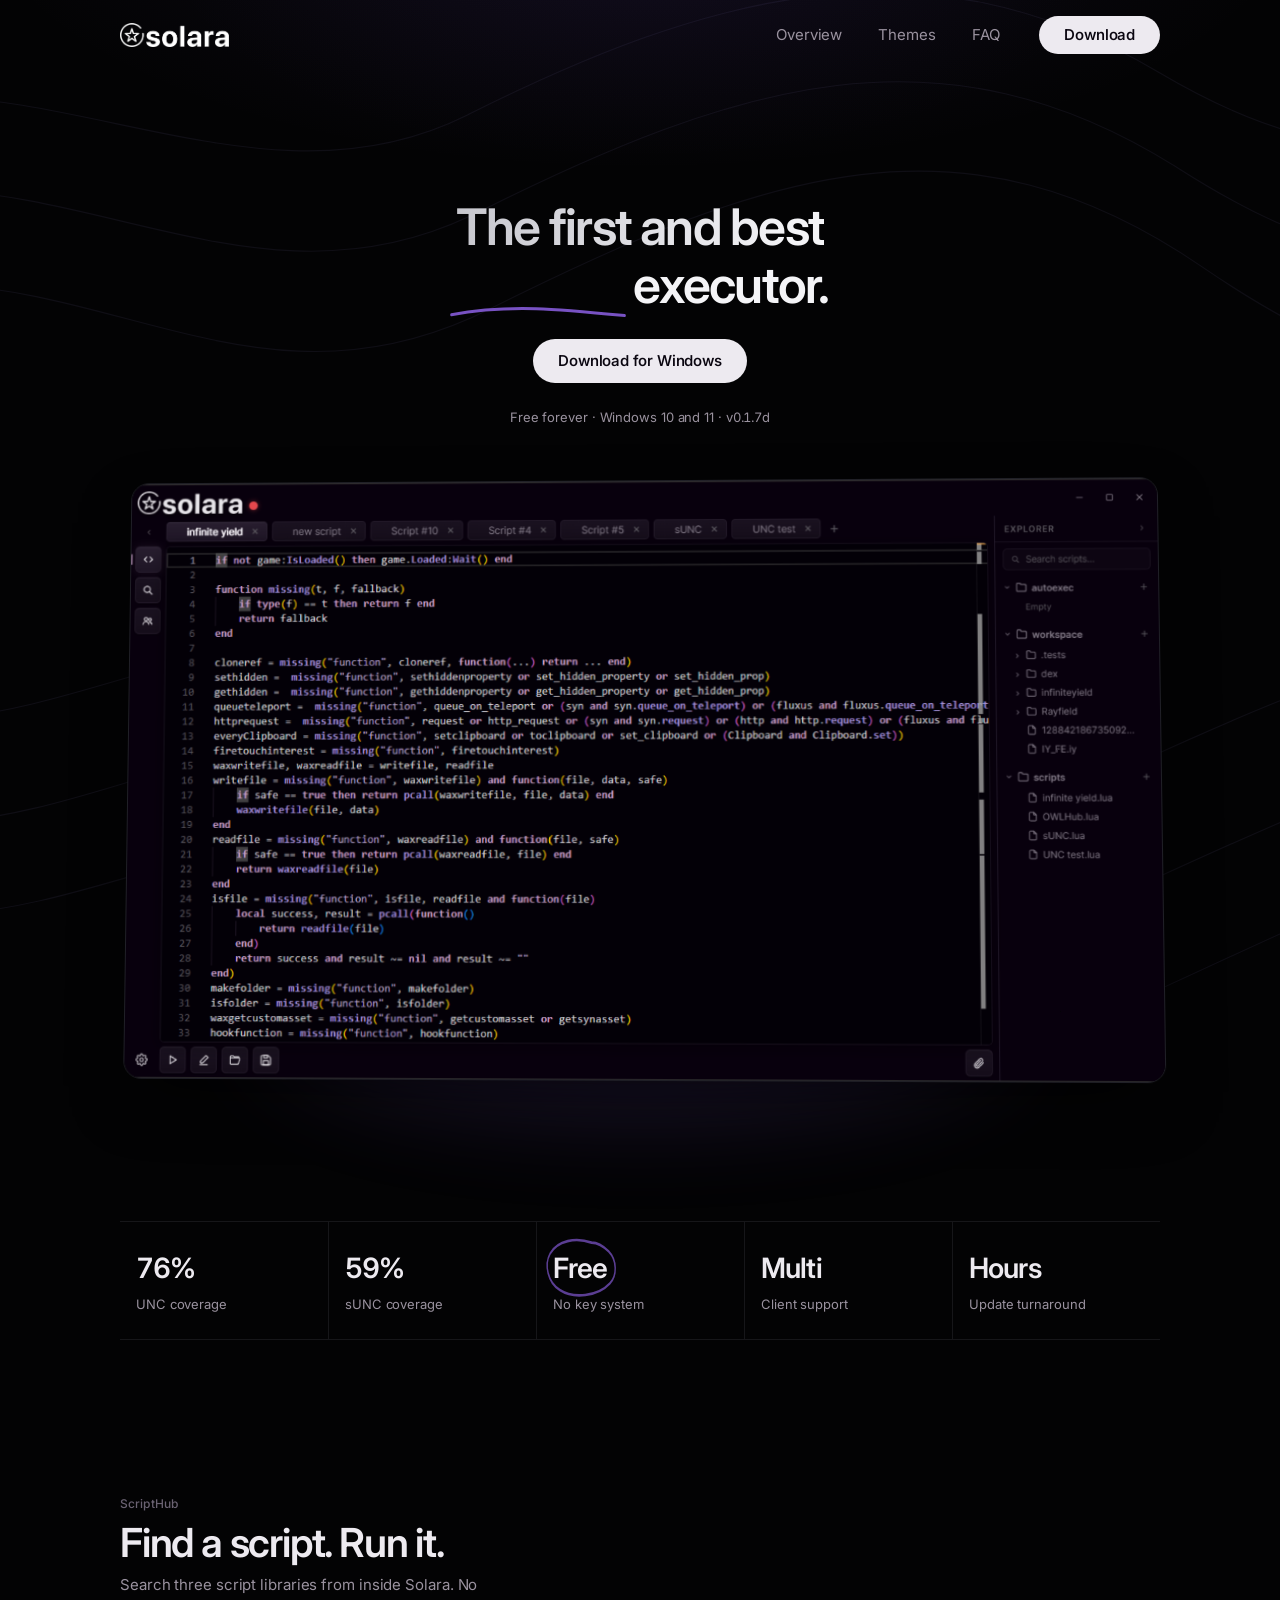
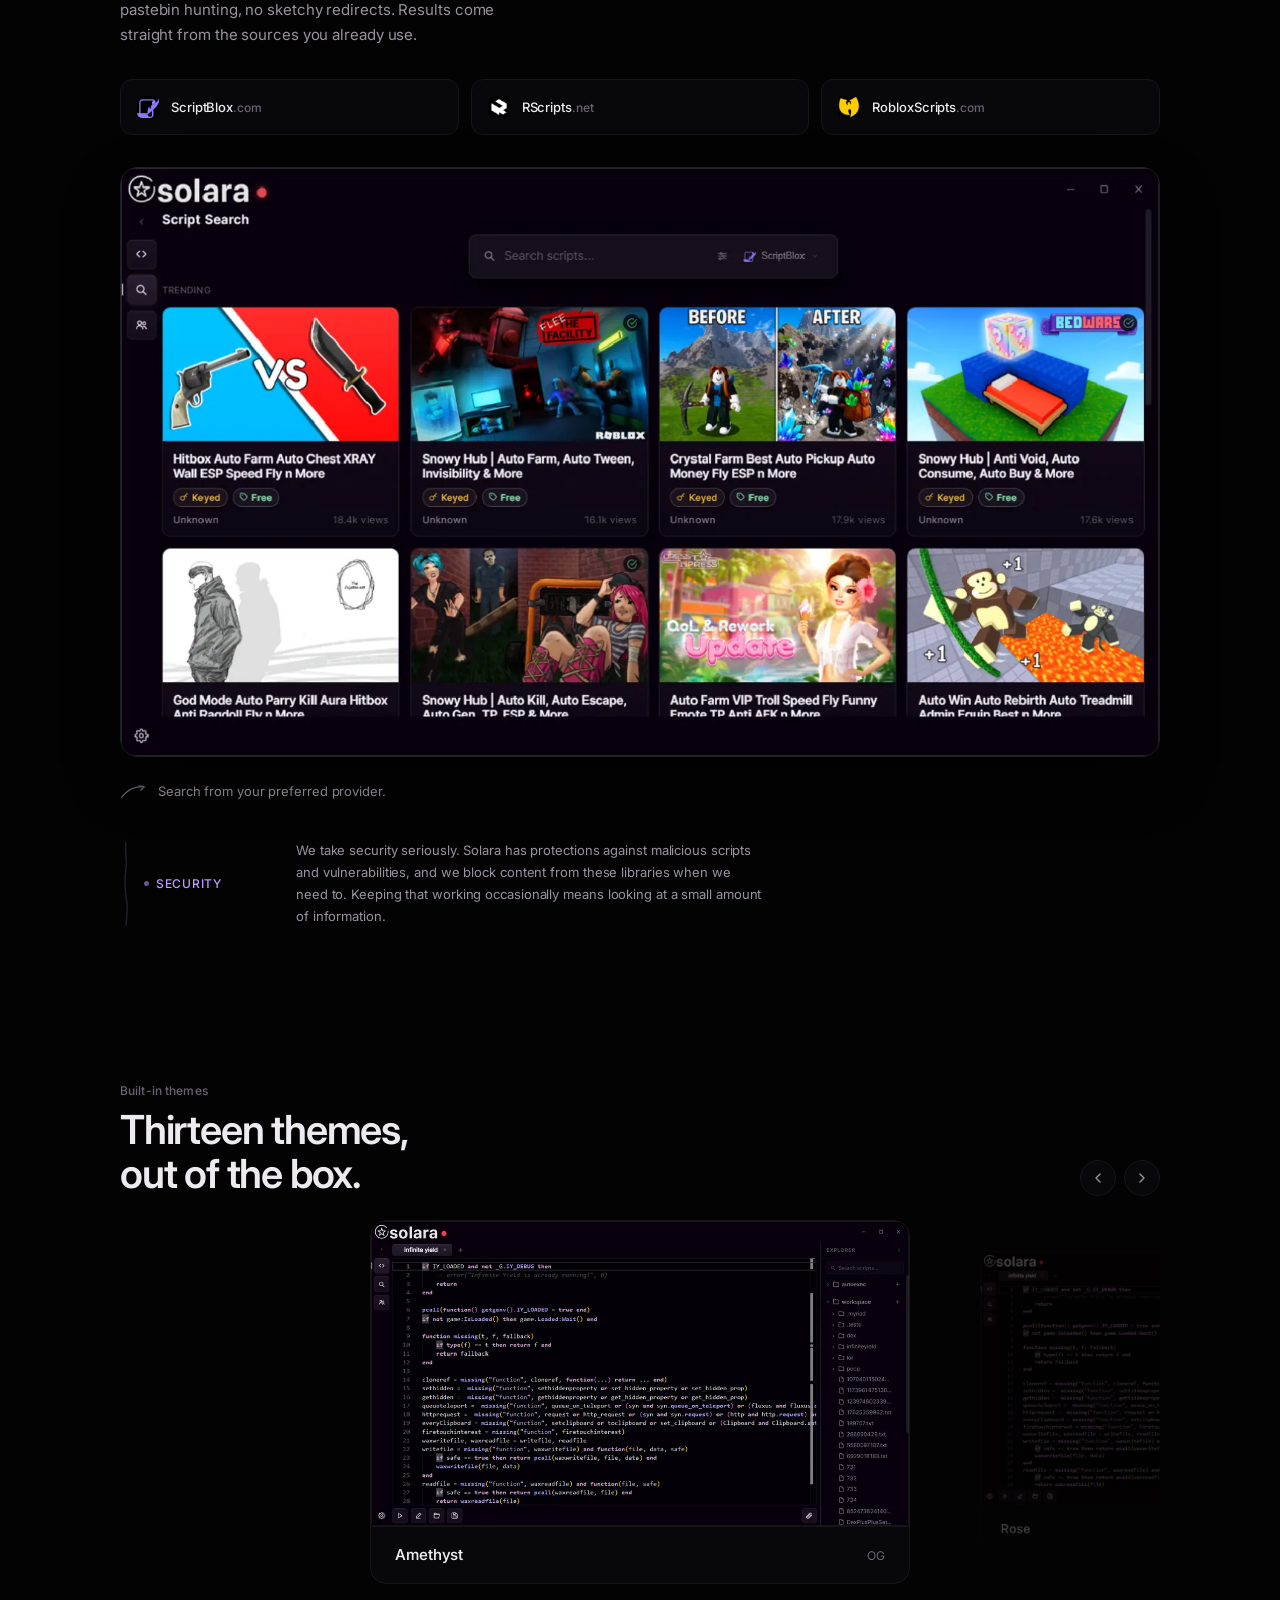
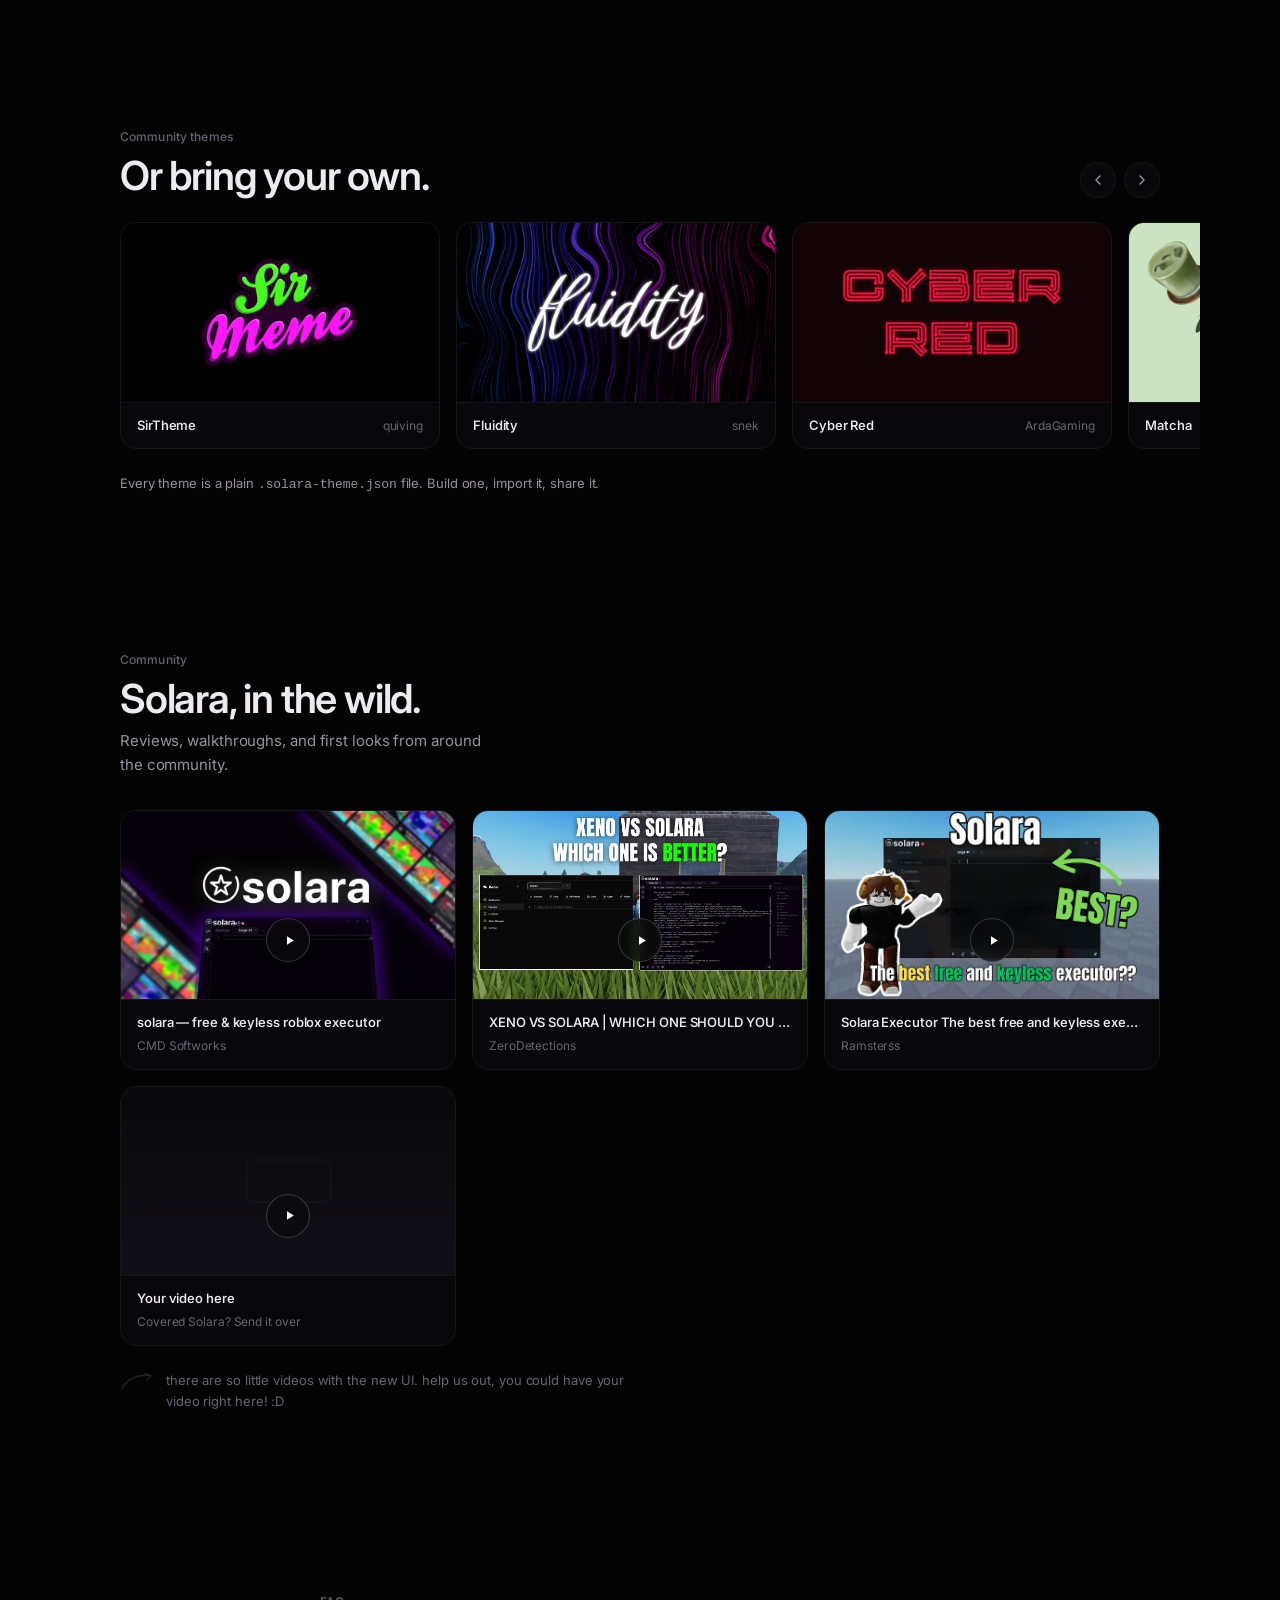
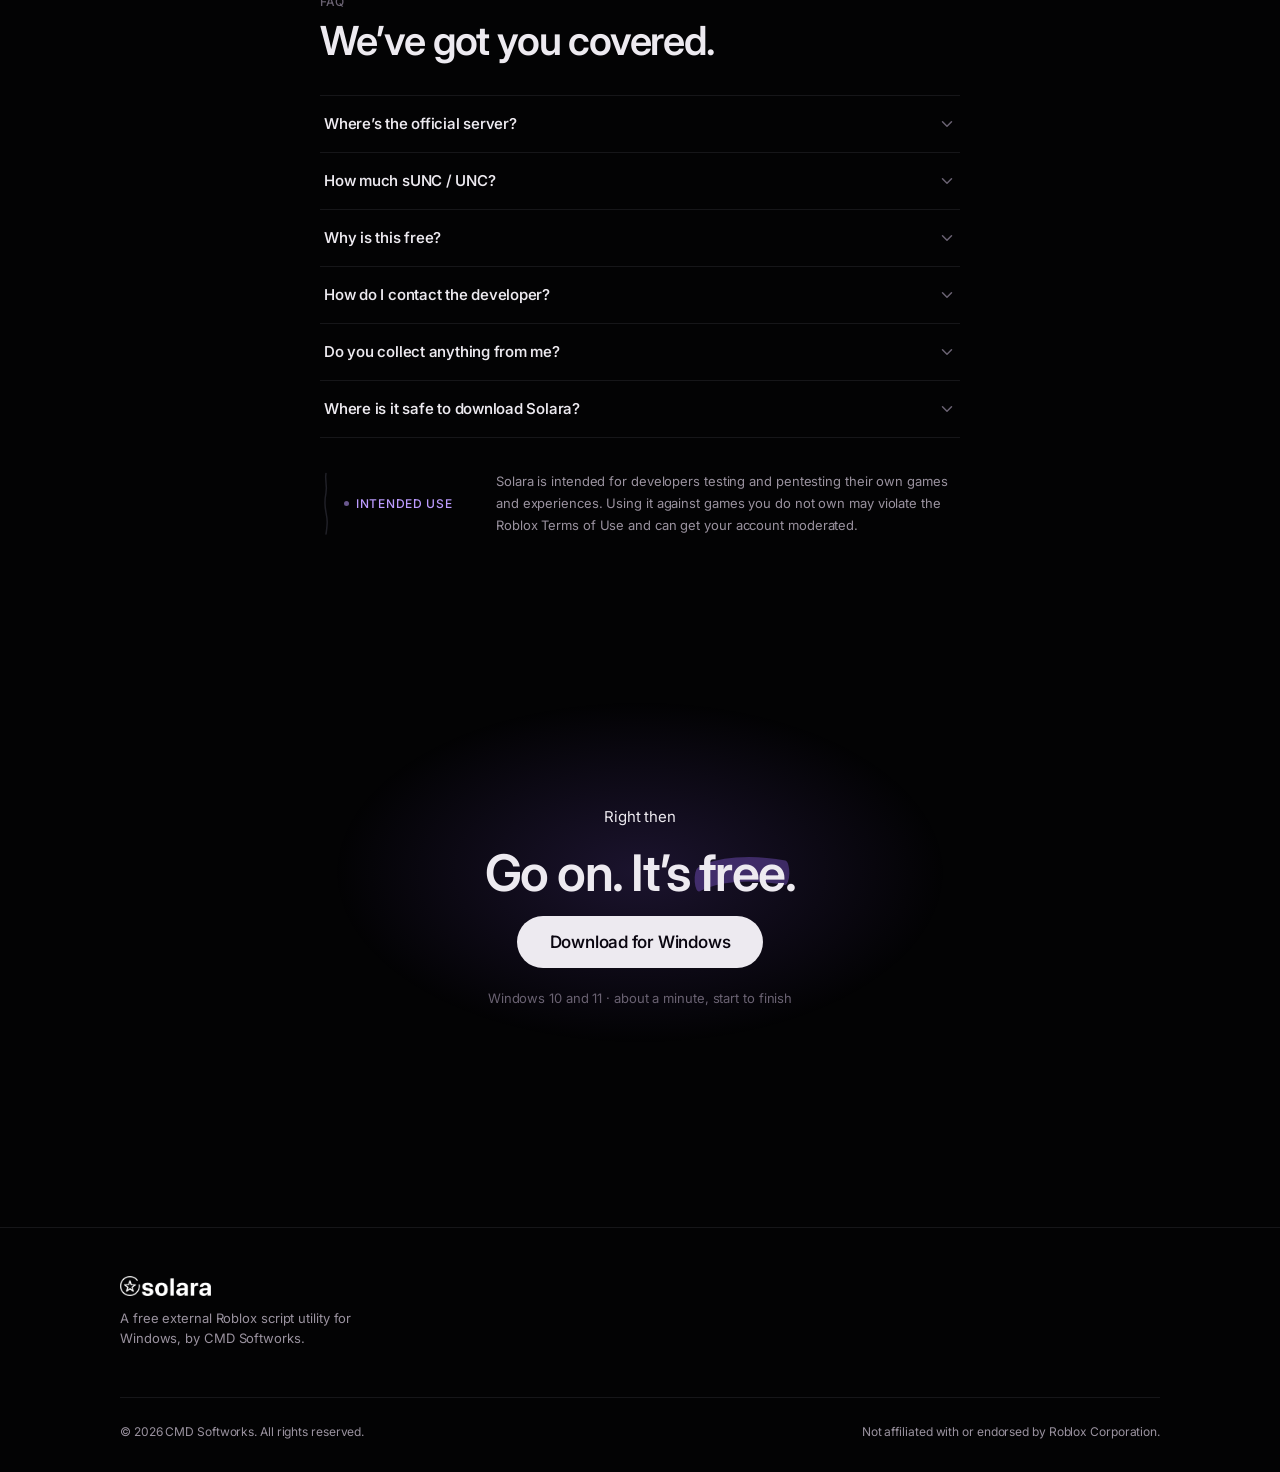
<file: index.html>
<!doctype html>
<html lang="en">
<head>
<meta charset="utf-8">
<meta name="viewport" content="width=device-width, initial-scale=1, viewport-fit=cover">

<title>Solara Executor — Free Roblox Script Executor for Windows</title>
<meta name="description" content="Solara is a free external Roblox script executor for Windows 10 and 11. UNC and sUNC coverage, and updates within hours of every Roblox patch.">

<meta name="robots" content="index, follow, max-image-preview:large, max-snippet:-1, max-video-preview:-1">
<meta name="theme-color" content="#050308">
<meta name="color-scheme" content="dark">

<!-- Open Graph -->
<meta property="og:type" content="website">
<meta property="og:site_name" content="Solara">
<meta property="og:locale" content="en_US">
<meta property="og:title" content="Solara Executor — Free Roblox Script Executor for Windows">
<meta property="og:description" content="A free external Roblox script executor for Windows 10 and 11. UNC and sUNC coverage, and updates within hours of every Roblox patch.">
<meta property="og:image" content="./assets/img/og.png">
<meta property="og:image:width" content="1200">
<meta property="og:image:height" content="630">
<meta property="og:image:alt" content="The Solara V3 editor with tabbed scripts and the workspace explorer.">

<!-- Twitter -->
<meta name="twitter:card" content="summary_large_image">
<meta name="twitter:site" content="@cmdsoftworks">
<meta name="twitter:title" content="Solara Executor — Free Roblox Script Executor for Windows">
<meta name="twitter:description" content="A free external Roblox script executor for Windows 10 and 11. UNC and sUNC coverage, and updates within hours of every Roblox patch.">
<meta name="twitter:image" content="./assets/img/og.png">

<!-- Icons -->
<link rel="icon" href="./assets/img/favicon.ico" sizes="any">
<link rel="icon" href="./assets/img/icon-32.png" type="image/png" sizes="32x32">
<link rel="icon" href="./assets/img/icon-192.png" type="image/png" sizes="192x192">
<link rel="icon" href="./assets/img/icon-512.png" type="image/png" sizes="512x512">
<link rel="apple-touch-icon" href="./assets/img/apple-touch-icon.png">

<!-- Fonts -->
<link rel="preconnect" href="https://fonts.googleapis.com">
<link rel="preconnect" href="https://fonts.gstatic.com" crossorigin>
<link rel="stylesheet" href="https://fonts.googleapis.com/css2?family=Inter:wght@400;500;600&display=swap">

<link rel="stylesheet" href="./style.css">

<!-- GoatCounter Analytics -->
<script data-goatcounter="https://blowjober.goatcounter.com/count" async src="//gc.zgo.at/count.js"></script>

<!-- Structured data -->
<script type="application/ld+json">
{
  "@context": "https://schema.org",
  "@graph": [
    {
      "@type": "Organization",
      "@id": "#org",
      "name": "CMD Softworks",
      "logo": "./assets/img/mark.png",
      "sameAs": [
        "https://x.com/cmdsoftworks",
        "https://youtube.com/@cmdsoftworks",
        "https://rvlt.gg/yQBTsMHA"
      ]
    },
    {
      "@type": "WebSite",
      "@id": "#website",
      "name": "Solara",
      "publisher": { "@id": "#org" }
    },
    {
      "@type": "SoftwareApplication",
      "@id": "#app",
      "name": "Solara Executor",
      "applicationCategory": "DeveloperApplication",
      "operatingSystem": "Windows 10, Windows 11",
      "screenshot": "./assets/img/og.png",
      "publisher": { "@id": "#org" },
      "offers": {
        "@type": "Offer",
        "price": "0",
        "priceCurrency": "USD",
        "availability": "https://schema.org/InStock"
      }
    },
    {
      "@type": "FAQPage",
      "@id": "#faq",
      "mainEntity": [
        {
          "@type": "Question",
          "name": "Where's the official server?",
          "acceptedAnswer": {
            "@type": "Answer",
            "text": "We don't have a Discord at the moment - we're getting that sorted out legally before we run one again. In the meantime our community lives on Stoat. We were also wrongfully terminated from Telegram, and there are no plans to restart a channel there. Anything else claiming to be an official Solara server is not run by us."
          }
        },
        {
          "@type": "Question",
          "name": "How much sUNC / UNC?",
          "acceptedAnswer": { "@type": "Answer", "text": "59% sUNC and 76% UNC on the current build. The sUNC results are public. Because Solara is external, that ceiling is lower than a paid internal executor's. Most popular scripts run fine; some will not." }
        },
        {
          "@type": "Question",
          "name": "Why is this free?",
          "acceptedAnswer": {
            "@type": "Answer",
            "text": "Solara was pretty much a passion project, so money wasn't in mind. It's very easy to bring updates, and keeping Solara running does not cost any money."
          }
        },
        {
          "@type": "Question",
          "name": "How do I contact the developer?",
          "acceptedAnswer": {
            "@type": "Answer",
            "text": "By email at cmdsoftworks@proton.me, on Telegram at @quiving, or in the Stoat server."
          }
        },
        {
          "@type": "Question",
          "name": "Do you collect anything from me?",
          "acceptedAnswer": {
            "@type": "Answer",
            "text": "Not during normal use. Writing scripts, running them, changing your theme - none of that is collected or sent anywhere. Solara does have protections against malicious scripts and vulnerabilities, and if those trigger we may see a small amount of information so we can patch the problem."
          }
        },
        {
          "@type": "Question",
          "name": "Where is it safe to download Solara?",
          "acceptedAnswer": {
            "@type": "Answer",
            "text": "Only from our official release mirrors. Reuploads on random sites and YouTube descriptions are the usual way people end up with malware while thinking they installed Solara."
          }
        }
      ]
    }
  ]
}
</script>
</head>

<body>
<a class="skip-link" href="#main">Skip to content</a>
<div class="aurora" aria-hidden="true"><svg class="noodles" viewBox="0 0 1440 1000" preserveAspectRatio="xMidYMid slice" aria-hidden="true"><g class="noodles__a"><path d="M-120 210C120 90 340 300 560 190S980 20 1200 150s300 40 420 -30"/><path d="M-120 300C140 170 330 400 570 280S1000 100 1220 240s280 60 400 -20"/><path d="M-120 392C160 250 320 500 580 370S1020 180 1240 330s260 80 380 -10"/></g><g class="noodles__b"><path d="M-140 720C160 830 300 610 540 700s400 200 640 90 340 -140 480 -60"/><path d="M-140 812C180 930 290 700 560 800s390 210 630 100 330 -150 470 -70"/><path d="M-140 900C200 1010 280 790 580 890s380 220 620 110 320 -160 460 -80"/></g></svg></div>

<!-- ====================================================== nav -->
<header class="nav" id="nav">
  <div class="wrap nav__inner">
    <a class="nav__brand" href="#top" aria-label="Solara, home">
      <img src="./assets/img/wordmark.png" alt="Solara V3" width="109" height="24">
    </a>
    <nav class="nav__links" id="nav-links" aria-label="Primary">
      <a href="#overview">Overview</a>
      <a href="#themes">Themes</a>
      <a href="#faq">FAQ</a>
    </nav>
    <a class="btn btn--primary btn--sm nav__cta" href="#" onclick="downloadLatestSolara(event)">Download</a>
    <button class="nav__toggle" id="nav-toggle" aria-expanded="false" aria-controls="nav-links" aria-label="Open menu">
      <svg viewBox="0 0 24 24" width="22" height="22" fill="none" stroke="currentColor" stroke-width="1.75" stroke-linecap="round" aria-hidden="true">
        <path d="M4 7h16M4 12h16M4 17h16"/>
      </svg>
    </button>
  </div>
</header>

<main id="main">

  <!-- ====================================================== hero -->
  <section class="hero" id="top">
    <div class="wrap hero__inner">
      <h1><span class="grad">The first and best <span class="mark-under">external<svg viewBox="0 0 300 20" preserveAspectRatio="none" aria-hidden="true"><path d="M4 13c46-7 96-9 143-8 40 1 82 4 149 9"/></svg></span> executor.</span></h1>

      <div class="btn-row">
        <a class="btn btn--primary" href="#" onclick="downloadLatestSolara(event)">Download for Windows</a>
      </div>

      <p class="fine">Free forever &middot; Windows 10 and 11 &middot; <span class="tnum" data-version>V3</span></p>
    </div>

    <div class="wrap shot-frame">
      <figure class="shot">
        <img src="./assets/img/hero-editor.png"
             width="1336" height="775"
             fetchpriority="high" decoding="async"
             alt="The Solara editor with an Infinite Yield script open, a tabbed script bar, and the workspace explorer on the right.">
      </figure>
    </div>
  </section>

  <!-- ====================================================== numbers -->
  <section class="section--tight" id="overview">
    <div class="wrap">
      <dl class="stats" data-reveal>
        <div class="stat">
          <dt class="tnum" data-count="76" data-suffix="%">76%</dt>
          <dd>UNC coverage</dd>
        </div>
        <div class="stat">
          <dt class="tnum" data-count="59" data-suffix="%">59%</dt>
          <dd>sUNC coverage</dd>
        </div>
        <div class="stat">
          <dt><span class="mark-circle">Free<svg viewBox="0 0 120 56" preserveAspectRatio="none" aria-hidden="true"><path d="M78 6C52 1 22 4 10 16 0 26 6 42 26 49c22 8 62 6 82-6 12-7 12-21-2-29C97 9 88 6 78 6"/></svg></span></dt>
          <dd>No key system</dd>
        </div>
        <div class="stat">
          <dt>Multi</dt>
          <dd>Client support</dd>
        </div>
        <div class="stat">
          <dt>Hours</dt>
          <dd>Update turnaround</dd>
        </div>
      </dl>
    </div>
  </section>

  <!-- ====================================================== scripthub -->
  <section class="section" id="scripthub">
    <div class="wrap">
      <div class="head" data-reveal>
        <span class="label">ScriptHub</span>
        <h2>Find a script. Run it.</h2>
        <p class="lede">
          Search three script libraries from inside Solara. No pastebin hunting, no
          sketchy redirects. Results come straight from the sources you already use.
        </p>
      </div>

      <div class="providers providers--grid" data-reveal>
        <a class="provider" href="https://scriptblox.com" target="_blank" rel="noopener nofollow">
          <img src="./assets/img/providers/scriptblox.png" width="22" height="22" alt="" loading="lazy">
          <span>ScriptBlox<small>.com</small></span>
        </a>
        <a class="provider" href="https://rscripts.net" target="_blank" rel="noopener nofollow">
          <img src="./assets/img/providers/rscripts.png" width="22" height="22" alt="" loading="lazy">
          <span>RScripts<small>.net</small></span>
        </a>
        <a class="provider" href="https://robloxscripts.com" target="_blank" rel="noopener nofollow">
          <img src="./assets/img/providers/robloxscripts.png" width="22" height="22" alt="" loading="lazy">
          <span>RobloxScripts<small>.com</small></span>
        </a>
      </div>

      <figure class="shot" style="margin-top:var(--s-6)" data-reveal>
        <img src="./assets/img/scripthub.webp" width="1400" height="793" loading="lazy" decoding="async"
             alt="Solara's Script Search: a search bar with the ScriptBlox source selected, and a grid of trending scripts with thumbnails, keyed and free tags, and view counts.">
      </figure>

      <p style="margin-top:var(--s-5)">
        <span class="note-aside">
          <svg viewBox="0 0 30 18" aria-hidden="true"><path d="M2 15c7-9 17-13 26-12m0 0-6-1m6 1-4 4"/></svg>
          Search from your preferred provider.
        </span>
      </p>

      <aside class="aside" data-reveal>
        <svg class="aside__rule" viewBox="0 0 8 120" preserveAspectRatio="none" aria-hidden="true"><path d="M4 2c-1.6 15 1.6 23 0 38s-1.6 23 0 38 1.6 20 0 42"/></svg>
        <span class="aside__label">Security</span>
        <p>
          We take security seriously. Solara has protections against malicious scripts
          and vulnerabilities, and we block content from these libraries when we need
          to. Keeping that working occasionally means looking at a small amount of
          information.
        </p>
      </aside>
    </div>
  </section>

  <!-- ====================================================== built-in themes -->
  <section class="section--tight" id="themes">
    <div class="wrap">
      <div class="rail-head" data-reveal>
        <div class="head" style="margin-bottom:0">
          <span class="label">Built-in themes</span>
          <h2>Thirteen themes, out of the box.</h2>
        </div>
        <div class="rail-nav">
          <button class="rail-btn" type="button" data-rail="prev" data-target="builtin-rail" aria-label="Previous themes"><svg viewBox="0 0 24 24" fill="none" stroke="currentColor" stroke-width="2" stroke-linecap="round" stroke-linejoin="round" aria-hidden="true"><path d="M15 18l-6-6 6-6"/></svg></button>
          <button class="rail-btn" type="button" data-rail="next" data-target="builtin-rail" aria-label="More themes"><svg viewBox="0 0 24 24" fill="none" stroke="currentColor" stroke-width="2" stroke-linecap="round" stroke-linejoin="round" aria-hidden="true"><path d="M9 18l6-6-6-6"/></svg></button>
        </div>
      </div>

      <div class="rail rail--focal" id="builtin-rail" tabindex="0" role="region" aria-label="Built-in themes">
        <figure class="tile tile--theme">
          <img src="./assets/img/themes/builtin-amethyst.webp" width="1000" height="566"
               loading="lazy" decoding="async" alt="Solara in the Amethyst theme.">
          <figcaption>
            <span class="t-name">Amethyst</span><span class="t-by">OG</span>
          </figcaption>
        </figure>
        <figure class="tile tile--theme">
          <img src="./assets/img/themes/builtin-rose.webp" width="1000" height="566"
               loading="lazy" decoding="async" alt="Solara in the Rose theme.">
          <figcaption>
            <span class="t-name">Rose</span>
          </figcaption>
        </figure>
        <figure class="tile tile--theme">
          <img src="./assets/img/themes/builtin-crimson.webp" width="1000" height="566"
               loading="lazy" decoding="async" alt="Solara in the Crimson theme.">
          <figcaption>
            <span class="t-name">Crimson</span>
          </figcaption>
        </figure>
        <figure class="tile tile--theme">
          <img src="./assets/img/themes/builtin-ember.webp" width="1000" height="566"
               loading="lazy" decoding="async" alt="Solara in the Ember theme.">
          <figcaption>
            <span class="t-name">Ember</span>
          </figcaption>
        </figure>
        <figure class="tile tile--theme">
          <img src="./assets/img/themes/builtin-gold.webp" width="1000" height="566"
               loading="lazy" decoding="async" alt="Solara in the Gold theme.">
          <figcaption>
            <span class="t-name">Gold</span>
          </figcaption>
        </figure>
        <figure class="tile tile--theme">
          <img src="./assets/img/themes/builtin-forest.webp" width="1000" height="566"
               loading="lazy" decoding="async" alt="Solara in the Forest theme.">
          <figcaption>
            <span class="t-name">Forest</span>
          </figcaption>
        </figure>
        <figure class="tile tile--theme">
          <img src="./assets/img/themes/builtin-mint.webp" width="1000" height="566"
               loading="lazy" decoding="async" alt="Solara in the Mint theme.">
          <figcaption>
            <span class="t-name">Mint</span>
          </figcaption>
        </figure>
        <figure class="tile tile--theme">
          <img src="./assets/img/themes/builtin-ocean.webp" width="1000" height="566"
               loading="lazy" decoding="async" alt="Solara in the Ocean theme.">
          <figcaption>
            <span class="t-name">Ocean</span>
          </figcaption>
        </figure>
        <figure class="tile tile--theme">
          <img src="./assets/img/themes/builtin-azure.webp" width="1000" height="566"
               loading="lazy" decoding="async" alt="Solara in the Azure theme.">
          <figcaption>
            <span class="t-name">Azure</span>
          </figcaption>
        </figure>
        <figure class="tile tile--theme">
          <img src="./assets/img/themes/builtin-indigo.webp" width="1000" height="566"
               loading="lazy" decoding="async" alt="Solara in the Indigo theme.">
          <figcaption>
            <span class="t-name">Indigo</span>
          </figcaption>
        </figure>
        <figure class="tile tile--theme">
          <img src="./assets/img/themes/builtin-slate.webp" width="1000" height="566"
               loading="lazy" decoding="async" alt="Solara in the Slate theme.">
          <figcaption>
            <span class="t-name">Slate</span>
          </figcaption>
        </figure>
        <figure class="tile tile--theme">
          <img src="./assets/img/themes/builtin-graphite.webp" width="1000" height="566"
               loading="lazy" decoding="async" alt="Solara in the Graphite theme.">
          <figcaption>
            <span class="t-name">Graphite</span>
          </figcaption>
        </figure>
        <figure class="tile tile--theme">
          <img src="./assets/img/themes/builtin-light.webp" width="1000" height="566"
               loading="lazy" decoding="async" alt="Solara in the Light theme.">
          <figcaption>
            <span class="t-name">Light</span>
          </figcaption>
        </figure>
      </div>
    </div>
  </section>

  <!-- ====================================================== community themes -->
  <section class="section--tight" id="community-themes">
    <div class="wrap">
      <div class="rail-head" data-reveal>
        <div class="head" style="margin-bottom:0">
          <span class="label">Community themes</span>
          <h2>Or bring your own.</h2>
        </div>
        <div class="rail-nav">
          <button class="rail-btn" type="button" data-rail="prev" data-target="community-rail" aria-label="Previous themes"><svg viewBox="0 0 24 24" fill="none" stroke="currentColor" stroke-width="2" stroke-linecap="round" stroke-linejoin="round" aria-hidden="true"><path d="M15 18l-6-6 6-6"/></svg></button>
          <button class="rail-btn" type="button" data-rail="next" data-target="community-rail" aria-label="More themes"><svg viewBox="0 0 24 24" fill="none" stroke="currentColor" stroke-width="2" stroke-linecap="round" stroke-linejoin="round" aria-hidden="true"><path d="M9 18l6-6-6-6"/></svg></button>
        </div>
      </div>

      <div class="rail" id="community-rail" tabindex="0" role="region" aria-label="Community themes">
        <figure class="tile">
          <img src="./assets/img/themes/sirtheme.webp" width="800" height="450" loading="lazy" decoding="async"
               alt="The SirTheme community theme applied to Solara.">
          <figcaption><span class="t-name">SirTheme</span><span class="t-by">quiving</span></figcaption>
        </figure>
        <figure class="tile">
          <img src="./assets/img/themes/fluidity.webp" width="800" height="450" loading="lazy" decoding="async"
               alt="The Fluidity community theme applied to Solara.">
          <figcaption><span class="t-name">Fluidity</span><span class="t-by">snek</span></figcaption>
        </figure>
        <figure class="tile">
          <img src="./assets/img/themes/cyber-red.webp" width="800" height="450" loading="lazy" decoding="async"
               alt="The Cyber Red community theme applied to Solara.">
          <figcaption><span class="t-name">Cyber Red</span><span class="t-by">ArdaGaming</span></figcaption>
        </figure>
        <figure class="tile">
          <img src="./assets/img/themes/matcha.webp" width="800" height="450" loading="lazy" decoding="async"
               alt="The Matcha community theme applied to Solara.">
          <figcaption><span class="t-name">Matcha</span><span class="t-by">vrmnt</span></figcaption>
        </figure>
        <figure class="tile">
          <img src="./assets/img/themes/obsidian.webp" width="800" height="450" loading="lazy" decoding="async"
               alt="The Obsidian community theme applied to Solara.">
          <figcaption><span class="t-name">Obsidian</span><span class="t-by">moneyalt</span></figcaption>
        </figure>
        <figure class="tile">
          <img src="./assets/img/themes/hysteria.webp" width="800" height="450" loading="lazy" decoding="async"
               alt="The Hysteria community theme applied to Solara.">
          <figcaption><span class="t-name">Hysteria</span><span class="t-by">fircs</span></figcaption>
        </figure>
        <figure class="tile">
          <img src="./assets/img/themes/lovey-dovey.webp" width="800" height="450" loading="lazy" decoding="async"
               alt="The Lovey Dovey community theme applied to Solara.">
          <figcaption><span class="t-name">Lovey Dovey</span><span class="t-by">quiving</span></figcaption>
        </figure>
        <figure class="tile">
          <img src="./assets/img/themes/bubblegum.webp" width="800" height="450" loading="lazy" decoding="async"
               alt="The Bubblegum community theme applied to Solara.">
          <figcaption><span class="t-name">Bubblegum</span><span class="t-by">vrmnt</span></figcaption>
        </figure>
        <figure class="tile">
          <img src="./assets/img/themes/orange.webp" width="800" height="450" loading="lazy" decoding="async"
               alt="The Orange community theme applied to Solara.">
          <figcaption><span class="t-name">Orange</span><span class="t-by">theorangeorange</span></figcaption>
        </figure>
        <figure class="tile">
          <img src="./assets/img/themes/grey-blox.webp" width="800" height="450" loading="lazy" decoding="async"
               alt="The Greyblox community theme applied to Solara.">
          <figcaption><span class="t-name">Greyblox</span><span class="t-by">snek</span></figcaption>
        </figure>
        <figure class="tile">
          <img src="./assets/img/themes/snek.webp" width="800" height="450" loading="lazy" decoding="async"
               alt="The Snek community theme applied to Solara.">
          <figcaption><span class="t-name">Snek</span><span class="t-by">quiving</span></figcaption>
        </figure>
      </div>

      <p class="fine" style="margin-top:var(--s-4)">
        Every theme is a plain <code>.solara-theme.json</code> file. Build one, import it, share it.
      </p>
    </div>
  </section>

  <!-- ====================================================== showcase -->
  <section class="section" id="showcase">
    <div class="wrap">
      <div class="head" data-reveal>
        <span class="label">Community</span>
        <h2>Solara, in the wild.</h2>
        <p class="lede">Reviews, walkthroughs, and first looks from around the community.</p>
      </div>
      
      <div class="showcase" data-reveal>
        <a class="vid" href="https://www.youtube.com/watch?v=vHG5bHPXA2A" target="_blank" rel="noopener">
          <img src="./assets/img/showcase-1.webp" width="800" height="450" loading="lazy" decoding="async"
               alt="Video thumbnail: Solara, free and keyless Roblox executor.">
          <span class="vid__play" aria-hidden="true"><svg viewBox="0 0 24 24" fill="currentColor" aria-hidden="true"><path d="M8 5.14v13.72L19 12 8 5.14Z"/></svg></span>
          <figcaption>
            <span class="v-title">solara &mdash; free &amp; keyless roblox executor</span>
            <span class="v-by">CMD Softworks</span>
          </figcaption>
        </a>

        <a class="vid" href="https://www.youtube.com/watch?v=0AF7goYa3Ug" target="_blank" rel="noopener">
          <img src="./assets/img/hq720.jpg" width="800" height="450" loading="lazy" decoding="async" alt="">
          <span class="vid__play" aria-hidden="true"><svg viewBox="0 0 24 24" fill="currentColor" aria-hidden="true"><path d="M8 5.14v13.72L19 12 8 5.14Z"/></svg></span>
          <figcaption>
            <span class="v-title">XENO VS SOLARA | WHICH ONE SHOULD YOU USE INSTEAD?</span>
            <span class="v-by">ZeroDetections</span>
          </figcaption>
        </a>

        <a class="vid" href="https://www.youtube.com/watch?v=-FlDBCdGxVM" target="_blank" rel="noopener">
          <img src="./assets/img/thumby.jpg" width="800" height="450" loading="lazy" decoding="async"
               alt="Video thumbnail: Solara, free and keyless Roblox executor.">
          <span class="vid__play" aria-hidden="true"><svg viewBox="0 0 24 24" fill="currentColor" aria-hidden="true"><path d="M8 5.14v13.72L19 12 8 5.14Z"/></svg></span>
          <figcaption>
            <span class="v-title">Solara Executor The best free and keyless executor?</span>
            <span class="v-by">Ramsterss</span>
          </figcaption>
        </a>

        <a class="vid" href="https://youtube.com/@cmdsoftworks" target="_blank" rel="noopener">
          <img src="./assets/img/showcase-placeholder-3.webp" width="800" height="450" loading="lazy" decoding="async" alt="">
          <span class="vid__play" aria-hidden="true"><svg viewBox="0 0 24 24" fill="currentColor" aria-hidden="true"><path d="M8 5.14v13.72L19 12 8 5.14Z"/></svg></span>
          <figcaption>
            <span class="v-title">Your video here</span>
            <span class="v-by">Covered Solara? Send it over</span>
          </figcaption>
        </a>
      </div>

      <p class="plea" data-reveal>
        <span class="plea__mark" aria-hidden="true">
          <svg viewBox="0 0 40 24"><path d="M2 20C8 8 20 3 37 4m0 0-8-2m8 2-5 6"/></svg>
        </span>
        there are so little videos with the new UI. help us out, you could have your video right here! :D
      </p>
    </div>
  </section>

  <!-- ====================================================== faq -->
  <section class="section" id="faq">
    <div class="wrap wrap--narrow">
      <div class="head" data-reveal>
        <span class="label">FAQ</span>
        <h2>We&rsquo;ve got you covered.</h2>
      </div>

      <div class="faq">
        <details data-reveal>
          <summary>
            Where&rsquo;s the official server?
            <svg class="chev" viewBox="0 0 24 24" fill="none" stroke="currentColor" stroke-width="2" stroke-linecap="round" stroke-linejoin="round" aria-hidden="true"><path d="m6 9 6 6 6-6"/></svg>
          </summary>
          <div class="faq__body">
            <p>
              We don&rsquo;t have a Discord at the moment. We&rsquo;re getting that sorted
              out legally before we run one again. In the meantime our community lives on
              <a href="https://rvlt.gg/yQBTsMHA" target="_blank" rel="noopener">Stoat</a>.
            </p>
            <p>
              We were also wrongfully terminated from Telegram, and there are no plans to
              restart a channel there. Anything else claiming to be an official Solara
              server is not run by us.
            </p>
          </div>
        </details>

        <details data-reveal>
          <summary>
            How much sUNC / UNC?
            <svg class="chev" viewBox="0 0 24 24" fill="none" stroke="currentColor" stroke-width="2" stroke-linecap="round" stroke-linejoin="round" aria-hidden="true"><path d="m6 9 6 6 6-6"/></svg>
          </summary>
          <div class="faq__body">
            <p class="tnum">59% sUNC, 76% UNC.</p>
            <p>
              The sUNC results are public: <a href="https://sunc.rubis.app/?scrap=SrFxKaJ6h4cLrJHp&key=B9Q5WC3qxlXPQ9wHov8TTBwqddwejbzt" target="_blank" rel="noopener nofollow">read the full report</a>.
            </p>
            <p>
              Because Solara is external, that ceiling is lower than a paid internal
              executor&rsquo;s. Most popular scripts run fine; some will not.
            </p>
          </div>
        </details>

        <details data-reveal>
          <summary>
            Why is this free?
            <svg class="chev" viewBox="0 0 24 24" fill="none" stroke="currentColor" stroke-width="2" stroke-linecap="round" stroke-linejoin="round" aria-hidden="true"><path d="m6 9 6 6 6-6"/></svg>
          </summary>
          <div class="faq__body">
            <p>
              Solara was pretty much a passion project, so money wasn&rsquo;t in mind. It&rsquo;s
              very easy to bring updates, and keeping Solara running does not cost any money.
            </p>
            <p>
              The only monetization at the moment is the Linkvertise on the download link, which is
              really simple and fast, and you keep the auto-updating software forever.
            </p>
          </div>
        </details>

        <details data-reveal>
          <summary>
            How do I contact the developer?
            <svg class="chev" viewBox="0 0 24 24" fill="none" stroke="currentColor" stroke-width="2" stroke-linecap="round" stroke-linejoin="round" aria-hidden="true"><path d="m6 9 6 6 6-6"/></svg>
          </summary>
          <div class="faq__body">
            <p>
              By email at <a href="mailto:cmdsoftworks@proton.me">cmdsoftworks@proton.me</a>, on Telegram
              at <a href="https://t.me/quiving" target="_blank" rel="noopener">@quiving</a>, or in the
              <a href="https://rvlt.gg/yQBTsMHA" target="_blank" rel="noopener">Stoat server</a>.
            </p>
          </div>
        </details>

        <details data-reveal>
          <summary>
            Do you collect anything from me?
            <svg class="chev" viewBox="0 0 24 24" fill="none" stroke="currentColor" stroke-width="2" stroke-linecap="round" stroke-linejoin="round" aria-hidden="true"><path d="m6 9 6 6 6-6"/></svg>
          </summary>
          <div class="faq__body">
            <p>
              Not during normal use. Writing scripts, running them, changing your theme:
              none of that is collected or sent anywhere.
            </p>
            <p>
              Solara does have protections against malicious scripts and vulnerabilities,
              and if those trigger we may see a small amount of information so we can
              patch the problem.
            </p>
          </div>
        </details>

        <details data-reveal>
          <summary>
            Where is it safe to download Solara?
            <svg class="chev" viewBox="0 0 24 24" fill="none" stroke="currentColor" stroke-width="2" stroke-linecap="round" stroke-linejoin="round" aria-hidden="true"><path d="m6 9 6 6 6-6"/></svg>
          </summary>
          <div class="faq__body">
            <p>
              Only from our official release mirrors.
            </p>
            <p>
              Reuploads on random sites and YouTube descriptions are the usual way people end up
              with malware while thinking they installed Solara.
            </p>
          </div>
        </details>
      </div>

      <aside class="aside" data-reveal>
        <svg class="aside__rule" viewBox="0 0 8 120" preserveAspectRatio="none" aria-hidden="true"><path d="M4 2c-1.6 15 1.6 23 0 38s-1.6 23 0 38 1.6 20 0 42"/></svg>
        <span class="aside__label">Intended use</span>
        <p>
          Solara is intended for developers testing and pentesting their own games and
          experiences. Using it against games you do not own may violate the Roblox
          Terms of Use and can get your account moderated.
        </p>
      </aside>
    </div>
  </section>

  <!-- ====================================================== closing cta -->
  <section class="section--tight">
    <div class="wrap">
      <div class="cta" data-reveal>
        <span class="label">Right then</span>
        <h2>Go on. It&rsquo;s <span class="mark-hl">free<svg viewBox="0 0 300 46" preserveAspectRatio="none" aria-hidden="true"><path d="M18 27C74 16 176 13 282 20"/></svg></span>.</h2>
        <a class="btn btn--primary btn--lg" href="#" onclick="downloadLatestSolara(event)">Download for Windows</a>
        <p class="cta__fine">Windows 10 and 11 &middot; about a minute, start to finish</p>
      </div>
    </div>
  </section>

</main>

<!-- ====================================================== footer -->
<footer class="footer">
  <div class="wrap">
    <div class="footer__brand">
      <img src="./assets/img/wordmark.png" alt="Solara V3" width="91" height="20" loading="lazy">
      <p class="fine" style="max-width:34ch">
        A free external Roblox script utility for Windows, by CMD Softworks.
      </p>
    </div>

    <div class="footer__base">
      <p>&copy; <span data-year>2026</span> CMD Softworks. All rights reserved.</p>
      <p>Not affiliated with or endorsed by Roblox Corporation.</p>
    </div>
  </div>
</footer>

<script src="./script.js" defer></script>
</body>
</html>
</file>
<file: style.css>
/* ==========================================================================
   Solara — design system
   One stylesheet, one token layer. Every page pulls from here; nothing
   defines a raw colour, radius, or duration inline.
   ========================================================================== */

/* --------------------------------------------------------------------------
   1. Tokens
   -------------------------------------------------------------------------- */
:root {
  /* --- surfaces (near-black, warm purple cast — never pure #000, it smears
         on OLED and kills the ambient glow) --- */
  --bg:            #030304;
  --bg-raised:     #08080A;
  --surface:       #0C0C0F;
  --surface-hover: #121216;

  --border:        #161619;
  --border-strong: #202027;

  /* --- text --- */
  --text:          #EDEAF0;  /* 18.5:1 on --bg */
  --dim:           #9A929F;  /*  7.1:1 — all secondary copy */
  --faint:         #6A6272;  /*  3.5:1 — decorative + large text only */

  /* --- brand --- */
  --accent:        #9667F4;  /* 5.5:1 on --bg — safe for text and icons */
  --accent-soft:   #BD9CFF;
  --accent-deep:   #5425B0;
  --accent-glow:   rgba(150, 103, 244, .28);

  /* --- semantic --- */
  --ok:            #6EE7A8;
  --danger:        #FF5C7A;

  /* --- type --- */
  --font-sans: "Inter", -apple-system, BlinkMacSystemFont, "SF Pro Text",
               "Segoe UI Variable Text", "Segoe UI", Roboto, "Helvetica Neue",
               Arial, sans-serif;
  --font-display: "Inter", -apple-system, BlinkMacSystemFont, "SF Pro Display",
               "Segoe UI Variable Display", "Segoe UI", Roboto, sans-serif;
  --font-mono: ui-monospace, "SF Mono", "JetBrains Mono", "Cascadia Code",
               Consolas, monospace;

  /* type scale — 1.25 minor third, clamped for fluid resize */
  --t-xs:   0.75rem;    /* 12 */
  --t-sm:   0.8125rem;  /* 13 */
  --t-base: 0.9375rem;  /* 15 */
  --t-md:   1.0625rem;  /* 17 */
  --t-lg:   clamp(1.0625rem, 1rem   + .35vw, 1.25rem);
  --t-xl:   clamp(1.35rem,  1.15rem + .9vw,  1.75rem);
  --t-2xl:  clamp(1.65rem,  1.3rem  + 1.6vw, 2.5rem);
  --t-3xl:  clamp(2rem,     1.55rem + 2vw,   3.25rem);

  /* --- spacing: 4px rhythm --- */
  --s-1: 4px;   --s-2: 8px;   --s-3: 12px;  --s-4: 16px;
  --s-5: 24px;  --s-6: 32px;  --s-7: 48px;  --s-8: 64px;
  --s-9: 96px;  --s-10: 128px;

  /* --- shape --- */
  --r-sm: 8px;  --r-md: 12px;  --r-lg: 16px;  --r-xl: 24px;  --r-full: 999px;

  /* --- elevation --- */
  --shadow-1: 0 1px 2px rgba(0,0,0,.4);
  --shadow-2: 0 8px 24px -8px rgba(0,0,0,.6);
  --shadow-3: 0 24px 64px -16px rgba(0,0,0,.75);

  /* --- motion --- */
  --ease-out:   cubic-bezier(.22, 1, .36, 1);
  --ease-sheet: cubic-bezier(.32, .72, 0, 1);
  --ease-in:    cubic-bezier(.4, 0, 1, 1);
  --d-fast:   140ms;
  --d-base:   240ms;
  --d-slow:   420ms;

  /* --- layout --- */
  --page:   1120px;
  --narrow: 720px;
  --gutter: clamp(20px, 5vw, 40px);
  --nav-h:  70px;

  /* --- layers --- */
  --z-base: 0;  --z-raised: 10;  --z-nav: 40;  --z-overlay: 100;
}

/* The site is dark by design — there is no light variant to swap into.
   Declared so form controls, scrollbars, and UA chrome match. */
:root { color-scheme: dark; }

/* --------------------------------------------------------------------------
   2. Reset
   -------------------------------------------------------------------------- */
*, *::before, *::after { box-sizing: border-box; }
* { margin: 0; padding: 0; }

html {
  -webkit-text-size-adjust: 100%;
  scroll-behavior: smooth;
  scroll-padding-top: calc(var(--nav-h) + var(--s-5));
}

body {
  min-height: 100dvh;
  font-family: var(--font-sans);
  font-size: var(--t-base);
  line-height: 1.6;
  letter-spacing: -.006em;
  color: var(--text);
  background: var(--bg);
  -webkit-font-smoothing: antialiased;
  text-rendering: optimizeLegibility;
  overflow-x: clip;
}

[hidden] { display: none !important; }

img, svg, video { display: block; max-width: 100%; }
img { height: auto; }
button, input, select, textarea { font: inherit; color: inherit; }
button { background: none; border: none; cursor: pointer; }
a { color: inherit; text-decoration: none; }
ul, ol { list-style: none; }

::selection { background: var(--accent-glow); color: #fff; }

:is(a, button, summary, [tabindex]):focus-visible {
  outline: 2px solid var(--accent);
  outline-offset: 3px;
  border-radius: var(--r-sm);
}
:focus:not(:focus-visible) { outline: none; }

.sr-only {
  position: absolute; width: 1px; height: 1px;
  padding: 0; margin: -1px; overflow: hidden;
  clip-path: inset(50%); white-space: nowrap;
}

.skip-link {
  position: absolute; top: var(--s-2); left: var(--s-2);
  z-index: var(--z-overlay);
  padding: var(--s-2) var(--s-4);
  background: var(--surface);
  border: 1px solid var(--border-strong);
  border-radius: var(--r-sm);
  font-size: var(--t-sm);
  transform: translateY(-200%);
  transition: transform var(--d-base) var(--ease-out);
}
.skip-link:focus-visible { transform: none; }

/* --------------------------------------------------------------------------
   3. Layout primitives
   -------------------------------------------------------------------------- */
.wrap {
  width: 100%;
  max-width: var(--page);
  margin-inline: auto;
  padding-inline: var(--gutter);
}
.wrap--narrow { max-width: var(--narrow); }

.section { padding-block: clamp(var(--s-7), 7vw, var(--s-9)); }
.section--tight { padding-block: clamp(var(--s-6), 5vw, var(--s-8)); }

/* Hairline divider that reads in the dark without drawing a hard line */
.rule {
  height: 1px;
  border: 0;
  background: linear-gradient(90deg,
    transparent, var(--border-strong) 20%, var(--border-strong) 80%, transparent);
}

/* --------------------------------------------------------------------------
   4. Type
   -------------------------------------------------------------------------- */
h1, h2, h3, h4 {
  font-family: var(--font-display);
  font-weight: 600;
  line-height: 1.1;
  letter-spacing: -.03em;
  text-wrap: balance;
}
h1 { font-size: var(--t-3xl); letter-spacing: -.035em; line-height: 1.16; }
h2 { font-size: var(--t-2xl); }
h3 { font-size: var(--t-lg); letter-spacing: -.02em; }
h4 { font-size: var(--t-md); letter-spacing: -.015em; }

p { text-wrap: pretty; }

.lede {
  font-size: var(--t-md);
  line-height: 1.65;
  color: var(--dim);
  max-width: 58ch;
}

.eyebrow {
  font-size: var(--t-xs);
  font-weight: 500;
  letter-spacing: .12em;
  text-transform: uppercase;
  color: var(--accent-soft);
}

.muted { color: var(--dim); }
.fine  { font-size: var(--t-sm); color: var(--dim); }

/* Original Framer heading treatment: grey ramping to near-white across the
   line, clipped to the glyphs. Falls back to solid --text where unsupported. */
.grad {
  color: var(--text);
  background-image: linear-gradient(92deg, #C7C7CE, #F4F4F7 46%);
  -webkit-background-clip: text;
  background-clip: text;
  -webkit-text-fill-color: transparent;
}

/* Tabular figures so version/stat numbers don't jitter between renders */
.tnum { font-variant-numeric: tabular-nums; }

/* --------------------------------------------------------------------------
   5. Ambient background
   Pure CSS recreation of the Solara aurora — no 1.1 MB PNG, scales to any
   viewport, and costs nothing on the network.
   -------------------------------------------------------------------------- */
.aurora {
  position: fixed;
  inset: 0;
  z-index: -1;
  pointer-events: none;
  background:
    /* one soft pool of light behind the hero — nothing else */
    radial-gradient(85% 50% at 50% -12%, rgba(120, 84, 200, .10), transparent 62%),
    radial-gradient(55% 35% at 50% -6%,  rgba(86, 58, 160, .07),  transparent 68%),
    var(--bg);
}

/* Loose line-work drifting behind everything. Deliberately near-invisible:
   you should register it as texture, not as a graphic. */
.noodles {
  position: absolute;
  inset: -10% -6%;
  width: 112%;
  height: 120%;
  max-width: none;
  overflow: visible;
}
.noodles path {
  fill: none;
  stroke: rgba(173, 150, 232, .07);
  stroke-width: 1.1;
  stroke-linecap: round;
  vector-effect: non-scaling-stroke;
}
.noodles__a { animation: noodle-a 64s ease-in-out infinite alternate; }
.noodles__b { animation: noodle-b 82s ease-in-out infinite alternate; }
@keyframes noodle-a {
  from { transform: translate3d(0, 0, 0); }
  to   { transform: translate3d(-42px, 22px, 0); }
}
@keyframes noodle-b {
  from { transform: translate3d(0, 0, 0); }
  to   { transform: translate3d(38px, -26px, 0); }
}

/* --------------------------------------------------------------------------
   5b. Hand-drawn accents
   A few deliberately imperfect marks — an underline, a bracket, a margin note.
   Every one is inline SVG so it inherits colour and scales with the type.
   -------------------------------------------------------------------------- */

/* Word with a rough stroke swept under it */
.mark-under { position: relative; white-space: nowrap; }
.mark-under svg {
  position: absolute;
  left: -1.5%; bottom: -.1em;
  width: 103%; height: .3em;
  max-width: none;
  overflow: visible;
  color: var(--accent);
  pointer-events: none;
}
.mark-under path {
  fill: none;
  stroke: currentColor;
  stroke-width: 4;
  stroke-linecap: round;
  opacity: .8;
}
/* draws itself once, on reveal */
.js .mark-under path {
  stroke-dasharray: 320;
  stroke-dashoffset: 320;
}
.js [data-reveal].is-in .mark-under path,
.js .hero .mark-under path {
  animation: draw 900ms var(--ease-out) 700ms forwards;
}
@keyframes draw { to { stroke-dashoffset: 0; } }

/* Rough ellipse lassoed around a word */
.mark-circle { position: relative; display: inline-block; }
.mark-circle svg {
  position: absolute;
  left: -17%; top: -22%;
  width: 134%; height: 138%;
  max-width: none;
  overflow: visible;
  color: var(--accent);
  pointer-events: none;
}
.mark-circle path {
  fill: none;
  stroke: currentColor;
  stroke-width: 2.4;
  stroke-linecap: round;
  opacity: .6;
}
/* the lasso overhangs the text box, so give the line below it room */
.cell__num:has(.mark-circle) { margin-bottom: var(--s-2); }
.js .mark-circle path { stroke-dasharray: 460; stroke-dashoffset: 460; }
.js [data-reveal].is-in .mark-circle path { animation: draw 1100ms var(--ease-out) 380ms forwards; }

/* Marker swipe laid behind a word */
.mark-hl { position: relative; display: inline-block; isolation: isolate; }
.mark-hl svg {
  position: absolute;
  left: -7%; top: 16%;
  width: 114%; height: 78%;
  max-width: none;
  z-index: -1;
  overflow: visible;
  color: var(--accent);
  pointer-events: none;
}
.mark-hl path {
  fill: none;
  stroke: currentColor;
  stroke-width: 26;
  stroke-linecap: round;
  opacity: .34;
}
.js .mark-hl path { stroke-dasharray: 300; stroke-dashoffset: 300; }
.js [data-reveal].is-in .mark-hl path { animation: draw 820ms var(--ease-out) 220ms forwards; }

/* Small handwritten aside, pinned beside something */
.note-aside {
  display: inline-flex;
  align-items: center;
  gap: var(--s-3);
  font-size: var(--t-sm);
  color: var(--dim);
}
.note-aside svg { width: 26px; height: 16px; color: var(--faint); flex: none; }
.note-aside path { fill: none; stroke: currentColor; stroke-width: 1.5; stroke-linecap: round; }

/* Footnote star, for the honest caveats */
.ast {
  font-size: .78em;
  vertical-align: super;
  color: var(--accent-soft);
  margin-left: 1px;
}

/* --------------------------------------------------------------------------
   6. Buttons
   Sizes are token-driven so every CTA on the site is literally the same
   component. Min height 44px throughout for touch.
   -------------------------------------------------------------------------- */
.btn {
  display: inline-flex;
  align-items: center;
  justify-content: center;
  gap: var(--s-2);
  min-height: 44px;
  padding: 0 var(--s-5);
  font-size: var(--t-base);
  font-weight: 550;
  letter-spacing: -.012em;
  white-space: nowrap;
  border-radius: var(--r-full);
  border: 1px solid transparent;
  cursor: pointer;
  transform: translateZ(0);
  transition: background var(--d-base) var(--ease-out),
              border-color var(--d-base) var(--ease-out),
              color var(--d-base) var(--ease-out),
              transform var(--d-slow) var(--ease-sheet);
}
.btn:active { transform: scale(.97); transition-duration: var(--d-fast); }

/* Primary: near-white on near-black. 17:1 contrast, and it lets the purple
   stay an ambient/accent colour instead of fighting the CTA for attention. */
.btn--primary {
  color: #0A0610;
  background: var(--text);
}
.btn--primary:hover { background: #fff; }

.btn--ghost {
  color: var(--text);
  background: var(--surface);
  border-color: var(--border);
}
.btn--ghost:hover { background: var(--surface-hover); border-color: var(--border-strong); }

.btn--quiet {
  color: var(--dim);
  padding-inline: var(--s-3);
}
.btn--quiet:hover { color: var(--text); }

.btn--sm { min-height: 38px; padding: 0 var(--s-5); font-size: var(--t-base); }
.btn--lg { min-height: 52px; padding: 0 var(--s-6); font-size: var(--t-md); }

.btn .icon { width: 18px; height: 18px; flex: none; }

.btn-row {
  display: flex;
  flex-wrap: wrap;
  align-items: center;
  gap: var(--s-3);
}

/* --------------------------------------------------------------------------
   7. Badge / pill
   -------------------------------------------------------------------------- */
.badge {
  display: inline-flex;
  align-items: center;
  gap: var(--s-2);
  padding: var(--s-1) var(--s-3) var(--s-1) var(--s-2);
  font-size: var(--t-xs);
  font-weight: 500;
  color: var(--dim);
  background: var(--bg-raised);
  border: 1px solid var(--border);
  border-radius: var(--r-full);
}
.badge b { color: var(--text); font-weight: 550; }
.badge .dot {
  width: 6px; height: 6px;
  border-radius: 50%;
  background: var(--ok);
  box-shadow: 0 0 0 3px rgba(110,231,168,.14);
  flex: none;
}

/* --------------------------------------------------------------------------
   8. Nav
   -------------------------------------------------------------------------- */
.nav {
  position: sticky;
  top: 0;
  z-index: var(--z-nav);
  height: var(--nav-h);
  display: flex;
  align-items: center;
  border-bottom: 1px solid transparent;
  transition: background var(--d-base) var(--ease-out),
              border-color var(--d-base) var(--ease-out);
}
/* .is-stuck is toggled by site.js past the first 8px of scroll */
.nav.is-stuck {
  background: rgba(5, 3, 8, .72);
  backdrop-filter: blur(16px) saturate(180%);
  -webkit-backdrop-filter: blur(16px) saturate(180%);
  border-bottom-color: var(--border);
}

.nav__inner {
  display: flex;
  align-items: center;
  gap: var(--s-5);
  width: 100%;
}

.nav__brand { display: flex; align-items: center; gap: var(--s-2); margin-right: auto; }
.nav__brand img { height: 24px; width: auto; }

.nav__links {
  display: flex;
  align-items: center;
  gap: var(--s-1);
}
.nav__links a {
  padding: var(--s-2) var(--s-4);
  font-size: var(--t-base);
  color: var(--dim);
  border-radius: var(--r-sm);
  transition: color var(--d-fast) var(--ease-out);
}
.nav__links a:hover { color: var(--text); }
.nav__links a[aria-current="page"] { color: var(--text); }

.nav__toggle { display: none; }

@media (max-width: 767px) {
  .nav__links { display: none; }
  .nav__links.is-open {
    display: flex;
    flex-direction: column;
    align-items: stretch;
    position: absolute;
    top: var(--nav-h);
    left: var(--gutter);
    right: var(--gutter);
    padding: var(--s-2);
    background: var(--bg-raised);
    border: 1px solid var(--border);
    border-radius: var(--r-lg);
    box-shadow: var(--shadow-3);
  }
  .nav__links.is-open a { padding: var(--s-3) var(--s-4); }
  .nav__toggle {
    display: inline-flex;
    align-items: center;
    justify-content: center;
    width: 44px; height: 44px;
    margin-right: calc(var(--s-3) * -1);
    color: var(--dim);
    border-radius: var(--r-sm);
  }
  .nav__cta { display: none; }
}

/* --------------------------------------------------------------------------
   9. Hero
   -------------------------------------------------------------------------- */
/* Entrance: gentle rise + focus pull — same curve and blur the download page
   has always used. Runs on load, staggered, once. */
@keyframes rise {
  from { opacity: 0; transform: translateY(16px); filter: blur(5px); }
  to   { opacity: 1; transform: none;             filter: none; }
}

.hero {
  padding-top: clamp(var(--s-8), 10vw, var(--s-10));
  padding-bottom: clamp(var(--s-7), 6vw, var(--s-9));
  text-align: center;
}
.hero__inner > * { animation: rise 800ms var(--ease-out) both; }

.hero .shot-frame {
  animation: rise 900ms var(--ease-out) 420ms both;
  perspective: 1400px;
}

/* The app sits on a slight resting tilt so it has some attitude before you
   touch it; site.js then drives --rx/--ry from the pointer. CSS owns the
   easing, so the JS side is just four number writes per frame. */
.hero .shot {
  transform: rotateX(var(--rx, 2.2deg)) rotateY(var(--ry, -1.4deg)) scale(var(--sc, 1));
  transform-origin: 50% 80%;
  transition: transform 900ms var(--ease-out);
  will-change: transform;
}
/* while the pointer is over it, track tightly instead of easing */
.hero .shot.is-live { transition: transform 90ms linear; }

/* a soft sheen that slides across the glass as it tips */
.hero .shot::after {
  content: "";
  position: absolute;
  inset: 0;
  z-index: 2;
  pointer-events: none;
  background: radial-gradient(520px circle at var(--gx, 50%) var(--gy, -10%),
              rgba(255,255,255,.09), rgba(255,255,255,.02) 42%, transparent 68%);
  opacity: 0;
  transition: opacity 450ms var(--ease-out);
}
.hero .shot.is-live::after { opacity: 1; }
.hero__inner {
  display: flex;
  flex-direction: column;
  align-items: center;
  gap: var(--s-5);
}
/* align-items:center makes each child max-content wide; without this cap a
   long heading never gets the chance to wrap. */
.hero__inner > * { max-width: 100%; }
/* keep the CTAs centred once they wrap onto two lines */
.hero .btn-row { justify-content: center; }
.hero .lede { margin-inline: auto; text-align: center; }
.hero h1 { max-width: 16ch; }

/* Product shot. The glow lives on the wrapper, not the frame itself — the
   frame clips its own overflow, so a bloom drawn inside it would be cut off. */
.shot-frame { position: relative; margin-top: var(--s-7); }
/* The original hero card sat on a blurred #8759f2 ellipse peeking out from
   underneath — light source below the app, not behind it. */
.shot-frame::before {
  content: "";
  position: absolute;
  left: 18%; right: 18%; bottom: -10px;
  height: 30%;
  background: #7E57D6;
  border-radius: 100%;
  filter: blur(60px);
  opacity: .28;
  pointer-events: none;
}

/* aspect-ratio on the image reserves the box, so nothing shifts on load */
.shot {
  position: relative;
  border-radius: 18px;   /* a touch tighter than --r-xl; matches the app's own chrome */
  border: 1px solid var(--border-strong);
  background: var(--bg-raised);
  overflow: hidden;
  box-shadow: var(--shadow-3);
}
.shot img { width: 100%; height: auto; }

/* --------------------------------------------------------------------------
   11. Section headers
   -------------------------------------------------------------------------- */
.head {
  display: flex;
  flex-direction: column;
  gap: var(--s-2);
  max-width: 44ch;
  margin-bottom: var(--s-6);
}
.head .label {
  font-size: var(--t-xs);
  font-weight: 500;
  color: var(--faint);
  letter-spacing: .01em;
}
.head h2 { font-size: var(--t-2xl); }
.head .lede { font-size: var(--t-base); }
.head--center { margin-inline: auto; text-align: center; align-items: center; }
.head--center h2 { max-width: 24ch; }
.head .lede { margin: 0; }
.head--center .lede { text-align: center; }

/* --------------------------------------------------------------------------
   12. Cards / feature grid
   -------------------------------------------------------------------------- */
.grid {
  display: grid;
  gap: var(--s-4);
  grid-template-columns: repeat(auto-fit, minmax(min(100%, 280px), 1fr));
}
/* Exactly four items: pair up instead of orphaning the last card. */
.grid--four { grid-template-columns: 1fr; }
@media (min-width: 560px)  { .grid--four { grid-template-columns: repeat(2, 1fr); } }
@media (min-width: 1000px) { .grid--four { grid-template-columns: repeat(4, 1fr); } }

/* Numbers strip. Hairline rules only, no frame: it is a row of facts, not a
   set of panels. */
.stats {
  display: grid;
  grid-template-columns: repeat(2, 1fr);
  border-top: 1px solid var(--border);
  border-bottom: 1px solid var(--border);
}
@media (min-width: 640px)  { .stats { grid-template-columns: repeat(3, 1fr); } }
@media (min-width: 1040px) { .stats { grid-template-columns: repeat(5, 1fr); } }

.stat {
  padding: var(--s-5) var(--s-4);
  border-top: 1px solid var(--border);
}
.stat:nth-child(-n+2) { border-top: 0; }
@media (min-width: 640px) {
  .stat:nth-child(-n+3) { border-top: 0; }
  .stat + .stat { border-left: 1px solid var(--border); }
  .stat:nth-child(3n+1) { border-left: 0; }
}
@media (min-width: 1040px) {
  .stat { border-top: 0; }
  .stat + .stat { border-left: 1px solid var(--border); }
  .stat:nth-child(3n+1) { border-left: 1px solid var(--border); }
  .stat:first-child { border-left: 0; }
}
.stat dt {
  font-family: var(--font-display);
  font-size: var(--t-xl);
  font-weight: 600;
  letter-spacing: -.03em;
  font-variant-numeric: tabular-nums;
  margin-bottom: var(--s-1);
}
.stat dd { font-size: var(--t-sm); color: var(--dim); }

/* Bento panel: hairline cells inside one bordered frame, for the places that
   genuinely benefit from being grouped. */
.bento {
  border: 1px solid var(--border);
  border-radius: var(--r-xl);
  background: var(--bg-raised);
  overflow: hidden;
  display: grid;
  grid-template-columns: 1fr;
}
@media (min-width: 720px) { .bento { grid-template-columns: repeat(2, 1fr); } }
.bento > * { padding: var(--s-5); border-top: 1px solid var(--border); }
.bento > :first-child { border-top: 0; }
@media (min-width: 720px) {
  .bento > * { border-top: 1px solid var(--border); }
  .bento > :nth-child(-n+2) { border-top: 0; }
  .bento > :nth-child(2n) { border-left: 1px solid var(--border); }
}

.cell h3 {
  font-size: var(--t-base);
  font-weight: 590;
  letter-spacing: -.012em;
  margin-bottom: var(--s-2);
}
.cell p {
  font-size: var(--t-sm);
  line-height: 1.6;
  color: var(--dim);
}
.cell a {
  color: var(--accent-soft);
  text-decoration: underline;
  text-underline-offset: 3px;
  transition: color var(--d-fast) var(--ease-out);
}
.cell a:hover { color: var(--text); }
.cell__num {
  display: block;
  font-family: var(--font-display);
  font-size: var(--t-xl);
  font-weight: 600;
  letter-spacing: -.03em;
  font-variant-numeric: tabular-nums;
  margin-bottom: var(--s-1);
}

/* --------------------------------------------------------------------------
   13. Split feature row
   -------------------------------------------------------------------------- */
.split {
  display: grid;
  gap: clamp(var(--s-6), 5vw, var(--s-8));
  align-items: center;
  grid-template-columns: 1fr;
}
@media (min-width: 900px) {
  .split { grid-template-columns: 1fr 1.1fr; }
  /* Flipped: the media moves left, so the wide column has to move with it. */
  .split--flip { grid-template-columns: 1.1fr 1fr; }
  .split--flip > *:first-child { order: 2; }
}

.checklist { display: flex; flex-direction: column; gap: var(--s-3); margin-top: var(--s-5); }
.checklist li {
  display: flex;
  gap: var(--s-3);
  align-items: flex-start;
  font-size: var(--t-base);
  color: var(--dim);
}
.checklist svg { width: 18px; height: 18px; flex: none; margin-top: 3px; color: var(--accent); }
.checklist b { color: var(--text); font-weight: 550; }

/* --------------------------------------------------------------------------
   13b. Theme carousel
   Horizontal scroll-snap rail. Native overflow scrolling does the work; the
   arrow buttons just call scrollBy, so it stays usable with JS off.
   -------------------------------------------------------------------------- */
.rail-head {
  display: flex;
  align-items: flex-end;
  gap: var(--s-4);
  margin-bottom: var(--s-5);
}
.rail-head .head { margin-bottom: 0; }
.rail-nav { display: flex; gap: var(--s-2); margin-left: auto; flex: none; }
.rail-btn {
  display: grid;
  place-items: center;
  width: 36px; height: 36px;
  color: var(--dim);
  background: var(--bg-raised);
  border: 1px solid var(--border);
  border-radius: 50%;
  transition: color var(--d-base) var(--ease-out),
              border-color var(--d-base) var(--ease-out),
              background var(--d-base) var(--ease-out);
}
.rail-btn:hover { color: var(--text); border-color: var(--border-strong); background: var(--surface); }
.rail-btn svg { width: 16px; height: 16px; }

.rail {
  display: flex;
  gap: var(--s-4);
  overflow-x: auto;
  scroll-snap-type: x mandatory;
  scroll-padding-left: var(--gutter);
  scrollbar-width: none;
  /* bleed to the viewport edge so tiles run off-screen like a real rail */
  margin-inline: calc(var(--gutter) * -1);
  padding-inline: var(--gutter);
  padding-bottom: var(--s-2);
}
.rail::-webkit-scrollbar { display: none; }

.tile {
  flex: 0 0 auto;
  width: min(78vw, 320px);
  scroll-snap-align: start;
  border: 1px solid var(--border);
  border-radius: var(--r-lg);
  background: var(--bg-raised);
  overflow: hidden;
  transition: border-color var(--d-base) var(--ease-out);
}
.tile:hover { border-color: var(--border-strong); }
.tile img { width: 100%; aspect-ratio: 16 / 9; object-fit: cover; display: block; }
.tile figcaption {
  display: flex;
  align-items: baseline;
  gap: var(--s-2);
  padding: var(--s-3) var(--s-4);
  border-top: 1px solid var(--border);
}
.tile .t-name { font-size: var(--t-sm); font-weight: 550; }
.tile .t-by { margin-left: auto; font-size: var(--t-xs); color: var(--faint); }

/* Built-in theme tiles carry real screenshots, so they follow the image's own
   aspect ratio rather than a fixed box. */
/* ---- focal rail: the centred theme is big and lit, neighbours recede ----
   JS writes --s/--b/--o from each tile's distance to the rail centre. The
   defaults below are the neutral state, so with JS off it is just a rail. */
.rail--focal {
  --tile-w: min(78vw, 540px);
  scroll-snap-type: x mandatory;
  align-items: center;
  gap: var(--s-5);
  padding-inline: calc(50% - (var(--tile-w) / 2));
  margin-inline: 0;
  padding-bottom: var(--s-4);
}
.rail--focal .tile {
  width: var(--tile-w);
  scroll-snap-align: center;
  transform: scale(var(--s, 1));
  filter: brightness(var(--b, 1));
  opacity: var(--o, 1);
  transition: transform 480ms var(--ease-out),
              filter 480ms var(--ease-out),
              opacity 480ms var(--ease-out),
              border-color var(--d-base) var(--ease-out);
  will-change: transform;
}
/* real screenshots, so follow the image's own ratio */
.rail--focal .tile img { aspect-ratio: 1000 / 566; object-fit: cover; }
.rail--focal .tile figcaption { padding: var(--s-4) var(--s-5); }
.rail--focal .t-name { font-size: var(--t-base); }

@media (prefers-reduced-motion: reduce) {
  .rail--focal .tile { transform: none; filter: none; opacity: 1; }
}

.tile--theme { width: min(64vw, 232px); }

/* --------------------------------------------------------------------------
   13d. ScriptHub providers
   -------------------------------------------------------------------------- */
.providers {
  display: flex;
  flex-wrap: wrap;
  gap: var(--s-3);
  margin-top: var(--s-5);
}
.provider {
  display: inline-flex;
  align-items: center;
  gap: var(--s-3);
  padding: var(--s-3) var(--s-4);
  background: var(--bg-raised);
  border: 1px solid var(--border);
  border-radius: var(--r-md);
  transition: border-color var(--d-base) var(--ease-out), background var(--d-base) var(--ease-out);
}
.provider:hover { border-color: var(--border-strong); background: var(--surface); }
.providers--grid {
  display: grid;
  grid-template-columns: 1fr;
  gap: var(--s-3);
}
@media (min-width: 640px) { .providers--grid { grid-template-columns: repeat(3, 1fr); } }
.providers--grid .provider { padding: var(--s-4); }
.provider img { width: 22px; height: 22px; border-radius: 5px; flex: none; }
.provider span { font-size: var(--t-sm); font-weight: 500; }
.provider small { font-size: var(--t-xs); color: var(--faint); }

/* --------------------------------------------------------------------------
   13c. Community showcase
   -------------------------------------------------------------------------- */
.showcase {
  display: grid;
  gap: var(--s-4);
  grid-template-columns: repeat(auto-fit, minmax(min(100%, 260px), 1fr));
}
.vid {
  position: relative;
  display: block;
  border: 1px solid var(--border);
  border-radius: var(--r-lg);
  background: var(--bg-raised);
  overflow: hidden;
  transition: border-color var(--d-base) var(--ease-out);
}
.vid:hover { border-color: var(--border-strong); }
.vid img { width: 100%; aspect-ratio: 16 / 9; object-fit: cover; display: block; }
.vid__play {
  position: absolute;
  top: 50%; left: 50%;
  transform: translate(-50%, -50%);
  display: grid; place-items: center;
  width: 44px; height: 44px;
  border-radius: 50%;
  color: #fff;
  background: rgba(10,10,12,.7);
  border: 1px solid rgba(255,255,255,.18);
  backdrop-filter: blur(6px);
  -webkit-backdrop-filter: blur(6px);
  transition: background var(--d-base) var(--ease-out), transform var(--d-slow) var(--ease-sheet);
}
.vid:hover .vid__play { background: rgba(126,87,214,.85); transform: translate(-50%,-50%) scale(1.06); }
.vid__play svg { width: 15px; height: 15px; margin-left: 2px; }
.vid figcaption { padding: var(--s-3) var(--s-4); border-top: 1px solid var(--border); }
.vid .v-title {
  display: block;
  font-size: var(--t-sm);
  font-weight: 550;
  overflow: hidden;
  text-overflow: ellipsis;
  white-space: nowrap;
}
.vid .v-by { font-size: var(--t-xs); color: var(--faint); }

/* A human aside under the showcase grid. Deliberately unpolished. */
.plea {
  display: flex;
  gap: var(--s-3);
  max-width: 64ch;
  margin-top: var(--s-5);
  font-size: var(--t-sm);
  line-height: 1.65;
  color: var(--faint);
}
.plea__mark { flex: none; margin-top: 2px; }
.plea__mark svg { width: 34px; height: 20px; color: var(--border-strong); overflow: visible; }
.plea__mark path { fill: none; stroke: currentColor; stroke-width: 1.6; stroke-linecap: round; }

/* --------------------------------------------------------------------------
   14. FAQ
   Native <details>/<summary>: the answers ship in the HTML, so crawlers and
   screen readers get them with zero JavaScript.
   -------------------------------------------------------------------------- */
.faq { display: flex; flex-direction: column; border-top: 1px solid var(--border); }

.faq details {
  border-bottom: 1px solid var(--border);
  transition: border-color var(--d-base) var(--ease-out);
}
.faq details:hover { border-bottom-color: var(--border-strong); }

.faq summary {
  display: flex;
  align-items: center;
  gap: var(--s-4);
  min-height: 56px;
  padding: var(--s-4) var(--s-1);
  font-size: var(--t-base);
  font-weight: 550;
  letter-spacing: -.015em;
  cursor: pointer;
  list-style: none;
}
.faq summary::-webkit-details-marker { display: none; }

.faq summary .chev {
  width: 18px; height: 18px;
  margin-left: auto;
  flex: none;
  color: var(--faint);
  transition: transform var(--d-base) var(--ease-out), color var(--d-base) var(--ease-out);
}
.faq details[open] summary .chev { transform: rotate(180deg); color: var(--accent-soft); }

.faq__body {
  padding: 0 var(--s-1) var(--s-5);
  font-size: var(--t-base);
  color: var(--dim);
  max-width: 68ch;
}
.faq__body p + p { margin-top: var(--s-3); }
.faq__body a { color: var(--accent-soft); text-decoration: underline; text-underline-offset: 3px; }
.faq__body a:hover { color: var(--text); }

/* --------------------------------------------------------------------------
   15. Closing CTA
   -------------------------------------------------------------------------- */
.cta {
  position: relative;
  display: flex;
  flex-direction: column;
  align-items: center;
  gap: var(--s-4);
  padding: clamp(var(--s-8), 9vw, var(--s-10)) var(--gutter) clamp(var(--s-7), 7vw, var(--s-9));
  text-align: center;
}
/* the light behind it does the work a border used to */
.cta::before {
  content: "";
  position: absolute;
  inset: -10% 0 auto;
  height: 130%;
  background: radial-gradient(42% 46% at 50% 42%, rgba(126,87,214,.20), transparent 70%);
  pointer-events: none;
}
.cta > * { position: relative; }
.cta h2 { font-size: var(--t-3xl); }
.cta__fine {
  margin-top: var(--s-1);
  font-size: var(--t-sm);
  color: var(--faint);
}

/* --------------------------------------------------------------------------
   16. Footer
   -------------------------------------------------------------------------- */
.footer {
  border-top: 1px solid var(--border);
  padding-block: var(--s-7) var(--s-6);
  margin-top: var(--s-8);
}
.footer__grid {
  display: grid;
  gap: var(--s-6);
  grid-template-columns: 1fr;
}
@media (min-width: 700px) {
  .footer__grid { grid-template-columns: 2fr 1fr 1fr 1fr; }
}
.footer__brand img { height: 20px; width: auto; margin-bottom: var(--s-3); }
.footer h4 {
  font-size: var(--t-xs);
  font-weight: 550;
  letter-spacing: .1em;
  text-transform: uppercase;
  color: var(--faint);
  margin-bottom: var(--s-3);
}
.footer nav { display: flex; flex-direction: column; gap: var(--s-2); align-items: flex-start; }
.footer nav a {
  font-size: var(--t-sm);
  color: var(--dim);
  transition: color var(--d-fast) var(--ease-out);
}
.footer nav a:hover { color: var(--text); }

/* socials carry their marks */
.footer nav.social a {
  display: inline-flex;
  align-items: center;
  gap: var(--s-2);
}
.footer nav.social svg { width: 15px; height: 15px; flex: none; color: var(--faint); transition: color var(--d-fast) var(--ease-out); }
.footer nav.social a:hover svg { color: var(--text); }

.footer__mirrors {
  margin-top: var(--s-7);
  font-size: var(--t-xs);
  color: var(--faint);
}
.footer__mirrors b { color: var(--dim); font-weight: 550; }

.footer__base {
  display: flex;
  flex-wrap: wrap;
  gap: var(--s-3) var(--s-5);
  align-items: center;
  justify-content: space-between;
  margin-top: var(--s-7);
  padding-top: var(--s-5);
  border-top: 1px solid var(--border);
  font-size: var(--t-xs);
  color: var(--dim);
}

/* --------------------------------------------------------------------------
   16b. Legal pages
   -------------------------------------------------------------------------- */
.legal { padding-block: clamp(var(--s-7), 7vw, var(--s-9)); }
.legal__head { margin-bottom: var(--s-7); }
.legal__head h1 { font-size: var(--t-2xl); }
.legal__head p { margin-top: var(--s-3); color: var(--dim); font-size: var(--t-sm); }

.legal h2 {
  font-size: var(--t-lg);
  margin-top: var(--s-7);
  margin-bottom: var(--s-3);
  padding-top: var(--s-5);
  border-top: 1px solid var(--border);
}
.legal h2:first-of-type { border-top: 0; padding-top: 0; margin-top: 0; }
.legal h3 { font-size: var(--t-base); margin-top: var(--s-5); margin-bottom: var(--s-2); }
.legal p, .legal li { color: var(--dim); font-size: var(--t-base); line-height: 1.7; }
.legal p + p { margin-top: var(--s-3); }
.legal ul { margin: var(--s-3) 0 0; padding-left: var(--s-5); }
.legal li { list-style: disc; margin-bottom: var(--s-2); }
.legal li::marker { color: var(--faint); }
.legal strong { color: var(--text); font-weight: 550; }
.legal a { color: var(--accent-soft); text-decoration: underline; text-underline-offset: 3px; }
.legal a:hover { color: var(--text); }
.legal__foot {
  margin-top: var(--s-8);
  padding-top: var(--s-5);
  border-top: 1px solid var(--border);
  font-size: var(--t-sm);
  color: var(--faint);
}

/* --------------------------------------------------------------------------
   16c. Not found
   -------------------------------------------------------------------------- */
.nf {
  min-height: calc(100dvh - var(--nav-h));
  display: flex;
  align-items: center;
  padding-block: var(--s-8);
}
.nf__inner {
  display: flex;
  flex-direction: column;
  align-items: flex-start;
  gap: var(--s-4);
  max-width: 52ch;
}
.nf h1 { font-size: var(--t-2xl); }
.nf .lede { margin: 0; }
.nf .btn-row { margin-top: var(--s-2); }
.nf__fine {
  margin-top: var(--s-5);
  font-size: var(--t-xs);
  color: var(--faint);
}
.nf__fine b { color: var(--dim); font-weight: 550; }

/* --------------------------------------------------------------------------
   17. Aside
   A margin note, not a card. One hairline rule carries it; no fill, no border
   box, so it reads as commentary rather than another panel to parse.
   -------------------------------------------------------------------------- */
.aside {
  position: relative;
  display: grid;
  grid-template-columns: 1fr;
  gap: var(--s-2);
  max-width: 62ch;
  margin-top: var(--s-6);
  padding-left: var(--s-5);
}
/* the rule is drawn, not ruled: it wobbles like it was done by hand */
.aside__rule {
  position: absolute;
  left: 2px; top: 2px;
  width: 8px;
  height: calc(100% - 4px);
  max-width: none;
  overflow: visible;
  color: var(--border-strong);
}
.aside__rule path {
  fill: none;
  stroke: currentColor;
  stroke-width: 1.5;
  stroke-linecap: round;
}
.js .aside__rule path { stroke-dasharray: 200; stroke-dashoffset: 200; }
.js [data-reveal].is-in .aside__rule path,
.js .aside.is-in .aside__rule path { animation: draw 900ms var(--ease-out) 120ms forwards; }

@media (min-width: 700px) {
  .aside {
    grid-template-columns: 8.5rem 1fr;
    gap: 0 var(--s-4);
    max-width: 72ch;
  }
}
.aside__label {
  display: inline-flex;
  align-items: center;
  gap: 7px;
  font-size: var(--t-xs);
  font-weight: 500;
  letter-spacing: .06em;
  text-transform: uppercase;
  color: var(--accent-soft);
  padding-top: 2px;
}
.aside__label::before {
  content: "";
  width: 5px; height: 5px;
  border-radius: 50%;
  background: currentColor;
  opacity: .55;
  flex: none;
}
.aside p {
  font-size: var(--t-sm);
  line-height: 1.7;
  color: var(--dim);
}
.aside a {
  color: var(--accent-soft);
  text-decoration: underline;
  text-underline-offset: 3px;
  transition: color var(--d-fast) var(--ease-out);
}
.aside a:hover { color: var(--text); }

/* --------------------------------------------------------------------------
   18. Scroll reveal
   Opacity + transform only, so it never triggers layout. Elements are
   visible by default and only hidden once JS confirms it can reveal them,
   which keeps content readable with JS disabled.
   -------------------------------------------------------------------------- */
[data-reveal] { opacity: 1; }
.js [data-reveal] {
  opacity: 0;
  transform: translateY(16px);
  filter: blur(5px);
  transition: opacity 600ms var(--ease-out),
              transform 600ms var(--ease-out),
              filter 600ms var(--ease-out);
}
.js [data-reveal].is-in { opacity: 1; transform: none; filter: none; }

/* --------------------------------------------------------------------------
   19. Reduced motion
   -------------------------------------------------------------------------- */
@media (prefers-reduced-motion: reduce) {
  html { scroll-behavior: auto; }
  .noodles__a, .noodles__b { animation: none !important; }
  *, *::before, *::after {
    animation-duration: .01ms !important;
    animation-iteration-count: 1 !important;
    transition-duration: .01ms !important;
    scroll-behavior: auto !important;
  }
  .js [data-reveal] { opacity: 1; transform: none; }
}


/* --------------------------------------------------------------------------
   19b. Docs
   Two columns: a sticky section rail and the entry list. Every entry ships in
   the HTML; the search only hides non-matches, so the page stays complete
   with JavaScript blocked.
   -------------------------------------------------------------------------- */
.docs { padding-block: var(--s-7) var(--s-9); }
.docs__grid { display: grid; grid-template-columns: 1fr; gap: var(--s-6); align-items: start; }
@media (min-width: 960px) {
  .docs__grid { grid-template-columns: 210px minmax(0, 1fr); gap: var(--s-8); }
}
.docs__main { min-width: 0; }

/* ---- section rail ---- */
.doc-nav { display: none; }
@media (min-width: 960px) {
  .doc-nav { display: block; position: sticky; top: calc(var(--nav-h) + var(--s-5)); }
}
.doc-nav__inner {
  display: flex; flex-direction: column; gap: 1px;
  max-height: calc(100dvh - var(--nav-h) - var(--s-8));
  overflow-y: auto; scrollbar-width: thin;
  padding-right: var(--s-2);
}
.doc-nav a {
  display: flex; align-items: center; gap: var(--s-2);
  padding: 6px var(--s-3);
  font-size: var(--t-sm);
  color: var(--dim);
  border-left: 2px solid transparent;
  border-radius: 0 var(--r-sm) var(--r-sm) 0;
  transition: color var(--d-fast) var(--ease-out),
              border-color var(--d-fast) var(--ease-out),
              background var(--d-fast) var(--ease-out);
}
.doc-nav a:hover { color: var(--text); background: var(--bg-raised); }
.doc-nav a.is-active { color: var(--text); border-left-color: var(--accent); }
.doc-nav a[hidden] { display: none; }
.doc-nav__n {
  margin-left: auto;
  font-size: var(--t-xs);
  color: var(--faint);
  font-variant-numeric: tabular-nums;
}

/* ---- header ---- */
.doc-head { margin-bottom: var(--s-6); }
.doc-head__top {
  display: flex;
  align-items: center;
  justify-content: space-between;
  gap: var(--s-4);
}
.doc-head h1 { font-size: var(--t-2xl); margin: var(--s-2) 0 var(--s-3); }
.doc-head .lede { margin: 0; }
.doc-head strong { color: var(--text); font-weight: 600; }
.doc-copy {
  flex: none;
  min-height: 36px;
  padding-inline: var(--s-4);
  font-size: var(--t-sm);
}
.doc-copy__icon--check { display: none; }
.doc-copy.is-copied {
  color: var(--ok);
  border-color: rgba(110, 231, 168, .3);
}
.doc-copy.is-copied .doc-copy__icon--copy { display: none; }
.doc-copy.is-copied .doc-copy__icon--check { display: block; }
.doc-copy.is-error { color: var(--danger); }
.doc-copy:disabled { cursor: wait; opacity: .72; }

/* ---- search ---- */
.doc-search {
  position: sticky;
  top: calc(var(--nav-h) + 8px);
  z-index: var(--z-raised);
  display: flex; align-items: center; gap: var(--s-3);
  padding: 0 var(--s-4);
  margin-bottom: var(--s-5);
  background: var(--bg-raised);
  border: 1px solid var(--border);
  border-radius: var(--r-md);
  transition: border-color var(--d-base) var(--ease-out);
}
.doc-search:focus-within { border-color: var(--border-strong); }
.doc-search > svg { width: 17px; height: 17px; flex: none; color: var(--faint); }
.doc-search input {
  flex: 1; min-width: 0;
  height: 48px;
  border: 0; background: none; outline: none;
  font-size: var(--t-base); color: var(--text);
}
.doc-search input::placeholder { color: var(--faint); }
.doc-search input::-webkit-search-cancel-button { display: none; }
.doc-search__kbd {
  flex: none;
  padding: 2px 7px;
  font-family: var(--font-mono);
  font-size: 11px;
  color: var(--faint);
  background: var(--surface);
  border: 1px solid var(--border);
  border-radius: 5px;
}
.doc-search__clear {
  flex: none; display: grid; place-items: center;
  width: 26px; height: 26px;
  color: var(--dim); border-radius: 50%;
  transition: color var(--d-fast) var(--ease-out), background var(--d-fast) var(--ease-out);
}
.doc-search__clear:hover { color: var(--text); background: var(--surface); }
.doc-search__clear svg { width: 13px; height: 13px; }

.doc-count { margin-bottom: var(--s-4); font-size: var(--t-sm); color: var(--faint); }
.doc-count b { color: var(--dim); font-weight: 550; font-variant-numeric: tabular-nums; }
.doc-empty { padding: var(--s-7) 0; color: var(--dim); font-size: var(--t-base); }
.doc-empty code {
  font-family: var(--font-mono); font-size: .9em;
  padding: 1px 5px; border-radius: 5px;
  background: var(--surface); border: 1px solid var(--border); color: var(--accent-soft);
}
.doc-loading {
  display: grid;
  min-height: 30vh;
  place-items: center;
  color: var(--faint);
  font-size: var(--t-sm);
}
.doc-error { color: var(--danger); }

/* ---- sections and entries ---- */
.doc-sec { margin-bottom: var(--s-8); scroll-margin-top: calc(var(--nav-h) + 76px); }
.doc-sec[hidden] { display: none; }
.doc-sec > h2 {
  font-size: var(--t-lg);
  padding-bottom: var(--s-3);
  margin-bottom: var(--s-2);
  border-bottom: 1px solid var(--border);
}
.doc-lede { font-size: var(--t-sm); color: var(--dim); margin: var(--s-3) 0 var(--s-4); max-width: 68ch; }

.doc-entry {
  padding: var(--s-5) 0;
  border-bottom: 1px solid var(--border);
  scroll-margin-top: calc(var(--nav-h) + 76px);
}
.doc-entry[hidden] { display: none; }
.doc-entry:last-child { border-bottom: 0; }
.doc-entry > h3 {
  font-family: var(--font-mono);
  font-size: var(--t-base);
  font-weight: 500;
  letter-spacing: -.01em;
  color: var(--text);
  margin-bottom: var(--s-3);
}
.doc-entry > h3 a { color: inherit; }
.doc-entry > h3 a:hover { color: var(--accent-soft); }
.doc-entry:target > h3 a { color: var(--accent-soft); }

/* Marks a function kept only so older scripts keep running. Loud enough to
   catch the eye while scanning, with the reason a hover away. */
.doc-tag {
  position: relative;
  display: inline-flex;
  align-items: center;
  gap: 5px;
  margin-left: var(--s-3);
  padding: 3px 10px 3px 8px;
  vertical-align: 2px;
  font-family: var(--font-sans);
  font-size: 11px;
  font-weight: 550;
  letter-spacing: .03em;
  text-transform: uppercase;
  color: var(--accent-soft);
  background: rgba(150, 103, 244, .14);
  border: 1px solid rgba(150, 103, 244, .38);
  border-radius: var(--r-full);
  cursor: help;
  transition: background var(--d-fast) var(--ease-out),
              border-color var(--d-fast) var(--ease-out);
}
.doc-tag svg { width: 12px; height: 12px; flex: none; opacity: .85; }
.doc-tag:hover, .doc-tag:focus-visible {
  background: rgba(150, 103, 244, .22);
  border-color: rgba(150, 103, 244, .6);
}

/* the explanation, on hover or keyboard focus */
.doc-tag__tip {
  position: absolute;
  bottom: calc(100% + 9px);
  left: 0;
  z-index: var(--z-overlay);
  width: max-content;
  max-width: min(300px, 70vw);
  padding: var(--s-3) var(--s-4);
  font-size: var(--t-sm);
  font-weight: 400;
  line-height: 1.55;
  letter-spacing: normal;
  text-transform: none;
  color: var(--dim);
  background: var(--surface);
  border: 1px solid var(--border-strong);
  border-radius: var(--r-md);
  box-shadow: var(--shadow-3);
  opacity: 0;
  visibility: hidden;
  transform: translateY(4px);
  transition: opacity var(--d-fast) var(--ease-out),
              transform var(--d-fast) var(--ease-out),
              visibility var(--d-fast);
  pointer-events: none;
}
.doc-tag:hover .doc-tag__tip,
.doc-tag:focus-visible .doc-tag__tip {
  opacity: 1;
  visibility: visible;
  transform: none;
}
/* keep the tooltip on screen when the tag sits near the right edge */
@media (max-width: 640px) {
  .doc-tag__tip { left: auto; right: 0; }
}

/* the legend copy carries no tooltip of its own */
.doc-tag--static { cursor: default; margin-left: 0; }

.doc-legend {
  display: flex;
  align-items: baseline;
  gap: var(--s-2);
  flex-wrap: wrap;
  margin-top: var(--s-4);
  padding-left: var(--s-3);
  border-left: 1px solid var(--border-strong);
  font-size: var(--t-sm);
  line-height: 1.65;
  color: var(--faint);
  max-width: 70ch;
}
.doc-legend .doc-tag { margin-left: 0; }

/* Sub-heading inside a section, for the Drawing property matrix. */
.doc-subhead {
  margin-top: var(--s-6);
  margin-bottom: var(--s-4);
  font-size: var(--t-base);
  font-weight: 590;
  color: var(--text);
}

.doc-sig {
  overflow-x: auto;
  padding: var(--s-4);
  margin-bottom: var(--s-3);
  background: var(--bg-raised);
  border: 1px solid var(--border);
  border-radius: var(--r-md);
}
.doc-sig code {
  font-family: var(--font-mono);
  font-size: 12.5px;
  line-height: 1.65;
  color: var(--dim);
  white-space: pre;
}
/* shared token colours for signatures and examples */
.doc-sig i, .doc-ex i { font-style: normal; }
.c-kw   { color: var(--accent-soft); }
.c-type { color: #7FB2E5; }
.c-str  { color: #8FCB9B; }
.c-num  { color: #E5C07B; }
.c-com  { color: var(--faint); }

.doc-desc { font-size: var(--t-base); line-height: 1.7; color: var(--dim); max-width: 74ch; }
.doc-desc a {
  color: var(--accent-soft);
  text-decoration: underline;
  text-underline-offset: 3px;
  transition: color var(--d-fast) var(--ease-out);
}
.doc-desc a:hover { color: var(--text); }

/* ---- reference tables attached to a single entry ---- */
.doc-tables {
  display: grid;
  gap: var(--s-4);
  grid-template-columns: repeat(auto-fit, minmax(min(100%, 230px), 1fr));
  margin-top: var(--s-4);
  max-width: 74ch;
}
.doc-table {
  width: 100%;
  border-collapse: collapse;
  background: var(--bg-raised);
  border: 1px solid var(--border);
  border-radius: var(--r-md);
  overflow: hidden;
}
.doc-table caption {
  padding: var(--s-3) var(--s-4) 0;
  text-align: left;
  font-size: var(--t-xs);
  letter-spacing: .06em;
  text-transform: uppercase;
  color: var(--faint);
}
.doc-table th {
  padding: var(--s-3) var(--s-4) 6px;
  text-align: left;
  font-size: var(--t-xs);
  font-weight: 500;
  color: var(--faint);
  border-bottom: 1px solid var(--border);
}
.doc-table td {
  padding: 6px var(--s-4);
  font-size: var(--t-sm);
  color: var(--dim);
  vertical-align: baseline;
}
.doc-table tbody tr + tr td { border-top: 1px solid var(--border); }
.doc-table td:first-child { width: 1%; white-space: nowrap; }
.doc-table code { color: var(--accent-soft); }

/* ---- console colour tokens ---- */
.doc-subnote {
  margin-top: var(--s-4);
  font-size: var(--t-sm);
  color: var(--faint);
  max-width: 74ch;
}
.doc-colours {
  display: grid;
  gap: 6px var(--s-4);
  grid-template-columns: repeat(auto-fill, minmax(min(100%, 190px), 1fr));
  margin-top: var(--s-3);
  padding: var(--s-4);
  background: var(--bg-raised);
  border: 1px solid var(--border);
  border-radius: var(--r-md);
  max-width: 74ch;
}
.doc-colour { display: flex; align-items: center; gap: var(--s-3); min-width: 0; }
.doc-colour__chip {
  width: 12px; height: 12px;
  flex: none;
  border-radius: 3px;
  border: 1px solid rgba(255, 255, 255, .16);
}
.doc-colour code {
  font-size: 12px;
  color: var(--dim);
  overflow-wrap: anywhere;
}

/* Runnable example. Sits a step darker than the signature so the two never
   read as one block. */
.doc-ex {
  position: relative;
  margin-top: var(--s-4);
  background: var(--bg);
  border: 1px solid var(--border);
  border-radius: var(--r-md);
}
.doc-ex__label {
  display: block;
  padding: var(--s-3) var(--s-4) 0;
  font-size: var(--t-xs);
  letter-spacing: .06em;
  text-transform: uppercase;
  color: var(--faint);
}
.doc-ex pre {
  overflow-x: auto;
  padding: var(--s-2) var(--s-4) var(--s-4);
}
.doc-ex code {
  font-family: var(--font-mono);
  font-size: 12.5px;
  line-height: 1.75;
  color: var(--dim);
  white-space: pre;
}
.doc-entry code, .doc-row code, .doc-lib code, .doc-matrix code {
  font-family: var(--font-mono);
  font-size: .89em;
  color: var(--accent-soft);
  /* long identifiers like crypt.base64_encode must break rather than push the
     page wider on a 320px screen */
  overflow-wrap: anywhere;
}

.doc-alias {
  display: flex; flex-wrap: wrap; align-items: baseline; gap: var(--s-2);
  margin-top: var(--s-3);
  font-size: var(--t-sm);
  color: var(--faint);
  max-width: 74ch;
}
.doc-note {
  display: block;
  margin-top: var(--s-3);
  padding-left: var(--s-3);
  border-left: 1px solid var(--border-strong);
  font-size: var(--t-sm);
  line-height: 1.7;
  color: var(--dim);
  max-width: 74ch;
}
.doc-alias > span, .doc-note > span {
  font-size: var(--t-xs);
  letter-spacing: .06em;
  text-transform: uppercase;
  color: var(--faint);
}
.doc-alias > span { flex: none; }
.doc-note > span { color: var(--accent-soft); margin-right: 7px; }
.doc-alias code {
  padding: 1px 6px;
  background: var(--bg-raised);
  border: 1px solid var(--border);
  border-radius: 5px;
  color: var(--dim);
}

/* ---- lists, matrix, rows ---- */
.doc-libs, .doc-rows { display: flex; flex-direction: column; }
.doc-lib, .doc-row {
  display: grid; gap: 2px var(--s-4);
  padding: var(--s-4) 0;
  border-bottom: 1px solid var(--border);
}
@media (min-width: 720px) { .doc-lib, .doc-row { grid-template-columns: 14rem 1fr; } }
.doc-lib[hidden], .doc-row[hidden], .doc-matrix__col[hidden] { display: none; }
.doc-lib > code, .doc-row > code { color: var(--text); font-size: var(--t-sm); }
.doc-lib p, .doc-row p { font-size: var(--t-sm); line-height: 1.65; color: var(--dim); }

.doc-matrix { display: grid; gap: var(--s-4); grid-template-columns: repeat(auto-fit, minmax(min(100%, 220px), 1fr)); }
.doc-matrix__col {
  padding: var(--s-4);
  background: var(--bg-raised);
  border: 1px solid var(--border);
  border-radius: var(--r-md);
}
.doc-matrix__col h3 { font-size: var(--t-sm); margin-bottom: var(--s-3); }
.doc-matrix__col li { font-size: var(--t-xs); line-height: 1.9; }
.doc-matrix__col code { color: var(--dim); }

.doc-foot {
  margin-top: var(--s-8); padding-top: var(--s-5);
  border-top: 1px solid var(--border);
  font-size: var(--t-sm); color: var(--faint); max-width: 74ch;
}
.doc-foot a { color: var(--dim); text-decoration: underline; text-underline-offset: 3px; }
.doc-foot a:hover { color: var(--text); }

/* search hit highlight */
mark.hit { background: rgba(150,103,244,.26); color: var(--text); border-radius: 3px; padding: 0 2px; }

/* --------------------------------------------------------------------------
   20. Print
   -------------------------------------------------------------------------- */
@media print {
  .aurora, .nav, .cta::before, .shot::before { display: none; }
  body { background: #fff; color: #000; }
  .faq details { border-color: #ccc; }
  .faq details:not([open]) > .faq__body { display: block; }
}
</file>
